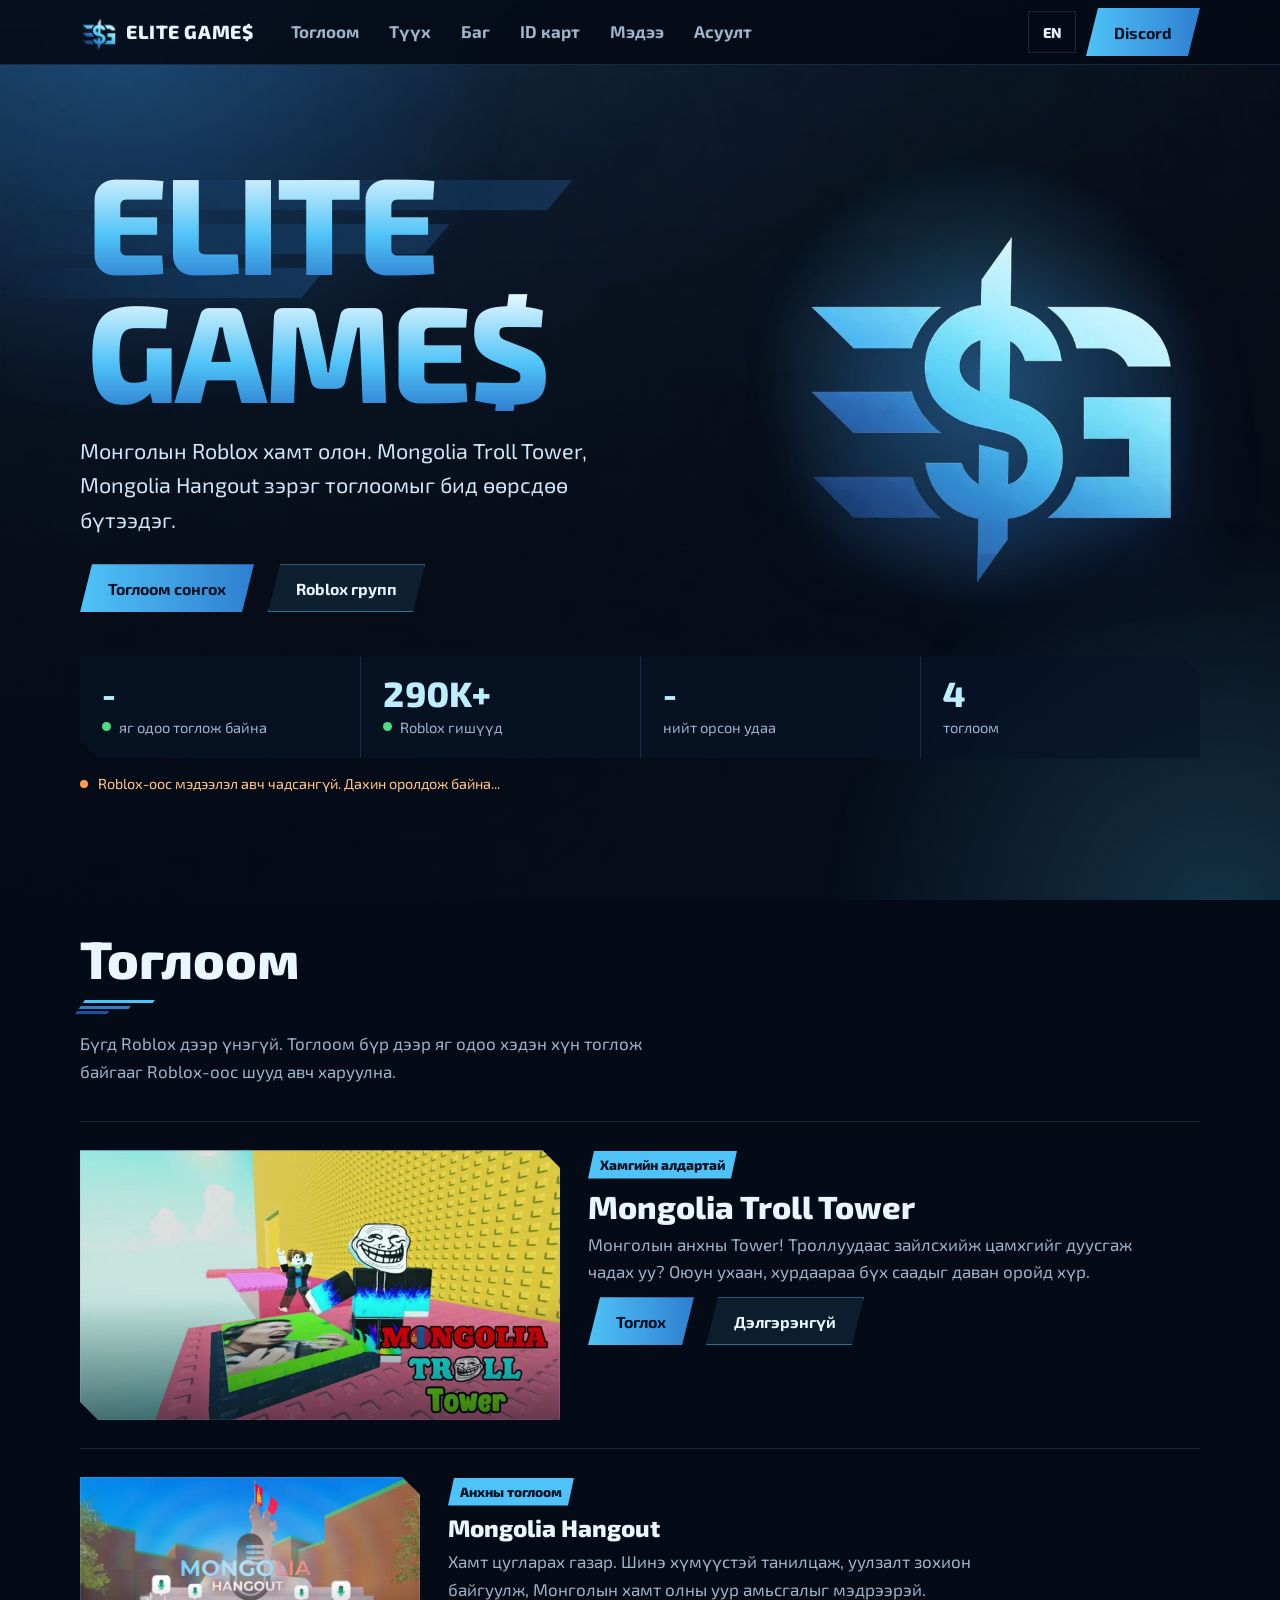
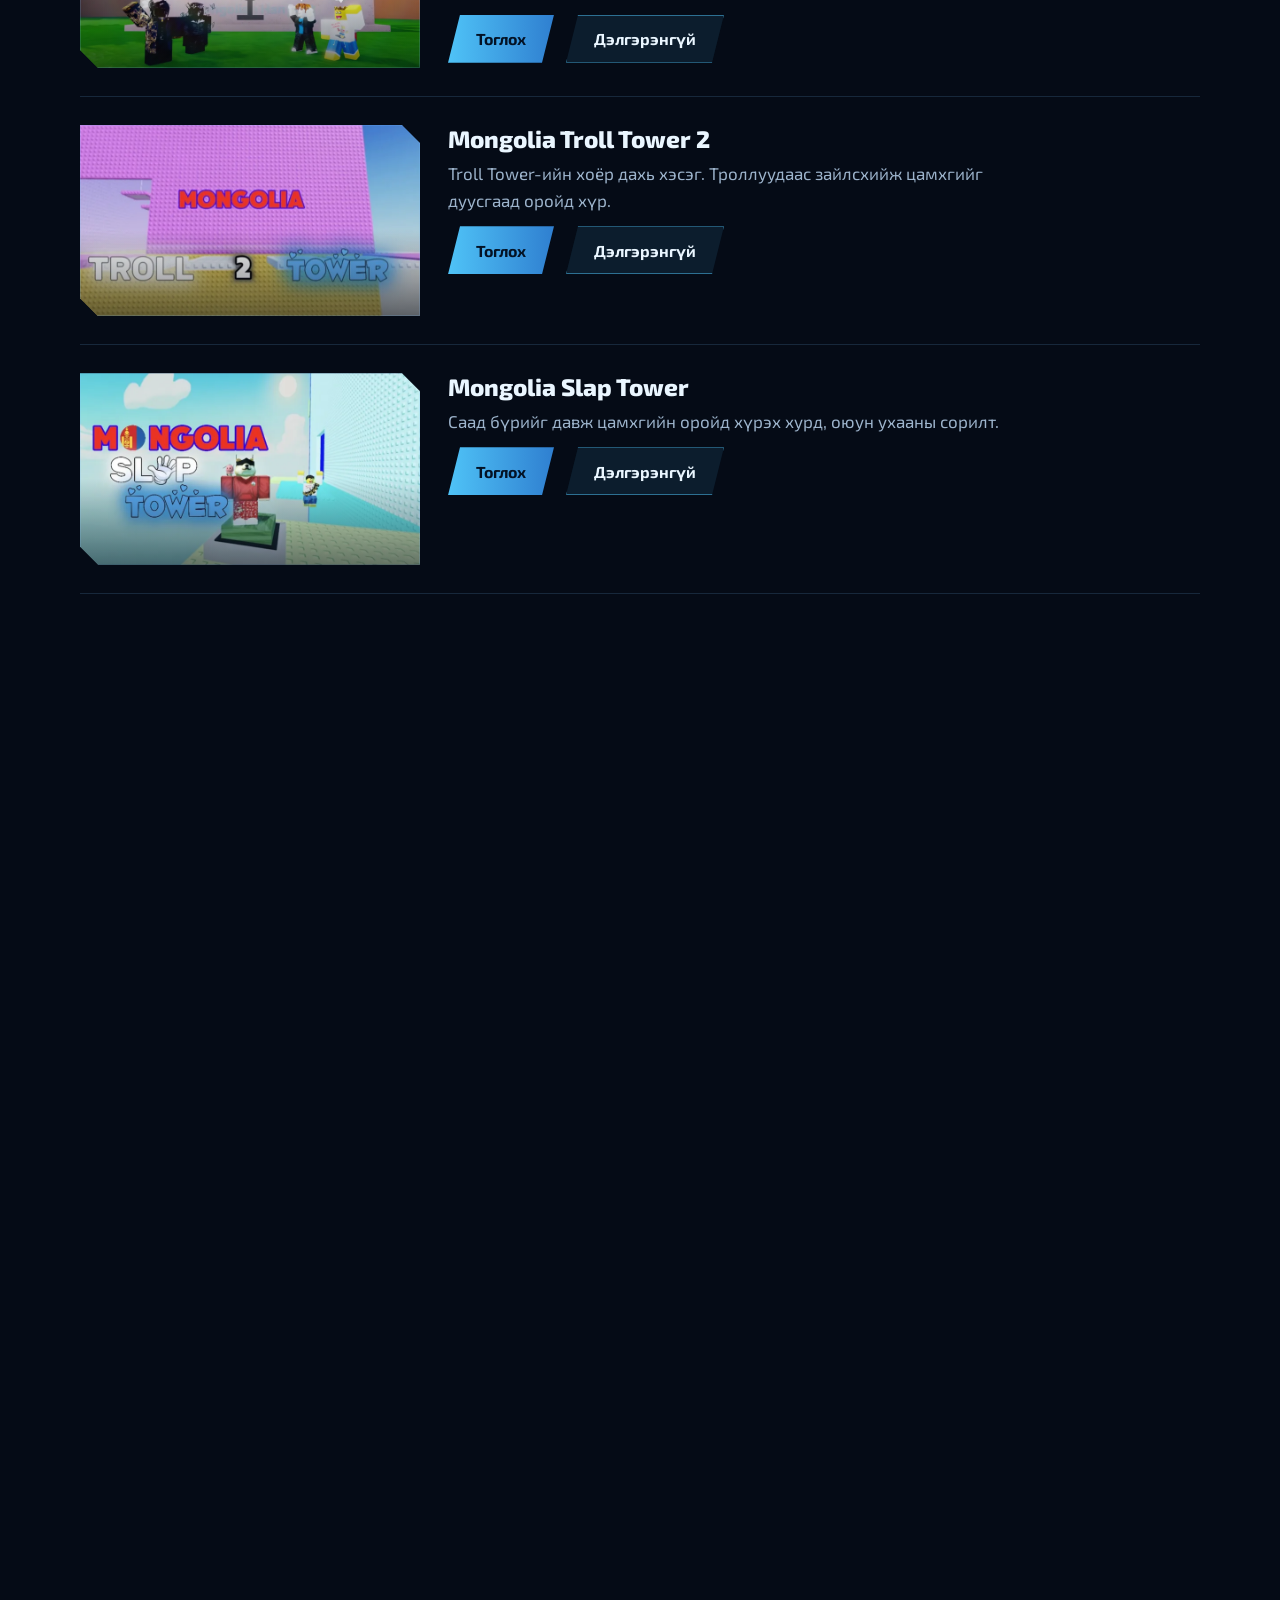
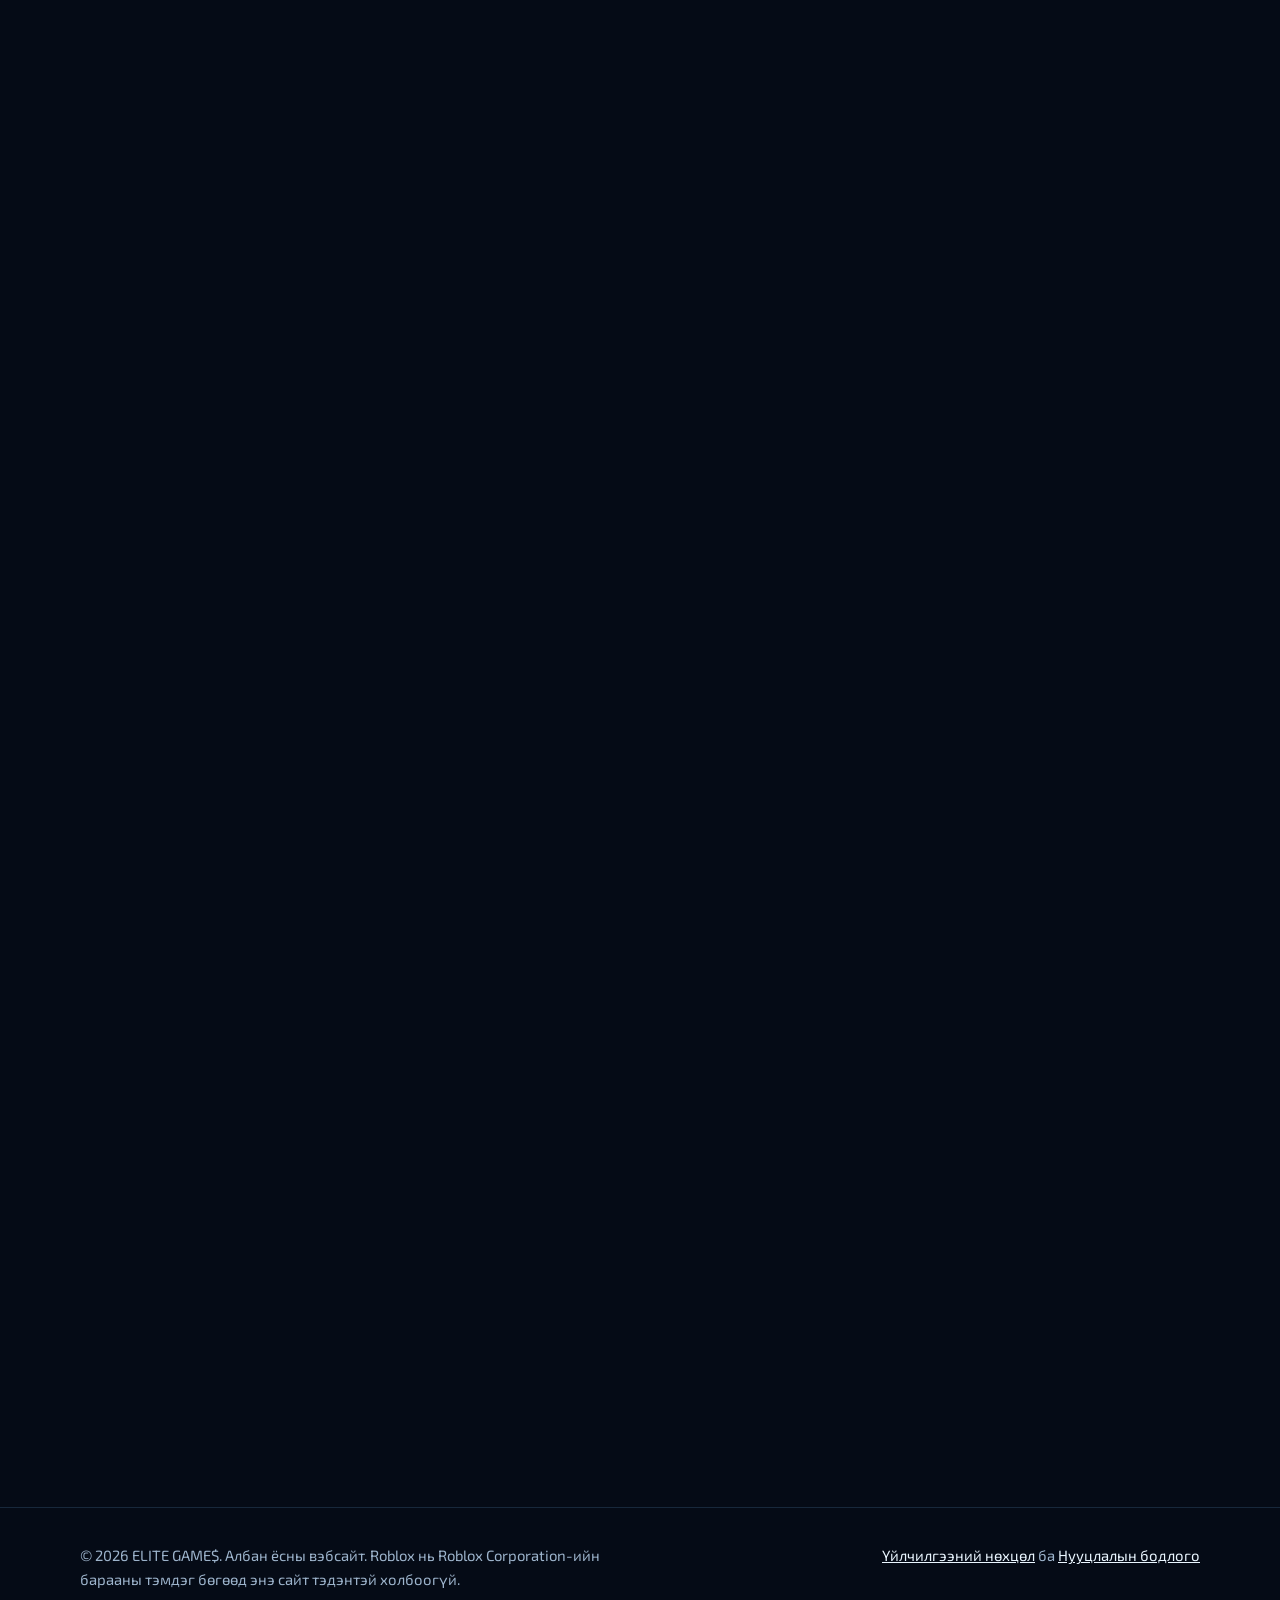
<file: index.html>
<!DOCTYPE html>
<html lang="mn" data-root="" data-uids="7606658236,8509544802,7883093131,7717729199">
<head>
<meta charset="utf-8">
<meta name="viewport" content="width=device-width,initial-scale=1,viewport-fit=cover">
<script>document.documentElement.className='js'</script>
<title>ELITE GAME$ | Монголын Roblox хамт олон, Mongolia Troll Tower</title>
<meta name="description" content="ELITE GAME$ (ELITE GAMES) нь Монголын Roblox хамт олон. Mongolia Troll Tower, Mongolia Hangout тоглоомын албан ёсны сайт: тоглогчийн тоо, баг, мэдээ. Үүсгэн байгуулагч eliteBX (DevNamedElite).">
<meta name="robots" content="index,follow,max-image-preview:large">
<meta name="color-scheme" content="dark">
<meta name="theme-color" content="#050b16">
<link rel="canonical" href="https://eegs.blog/">
<meta property="og:type" content="website">
<meta property="og:site_name" content="ELITE GAME$">
<meta property="og:locale" content="mn_MN">
<meta property="og:url" content="https://eegs.blog/">
<meta property="og:title" content="ELITE GAME$ | Монголын Roblox хамт олон, Mongolia Troll Tower">
<meta property="og:description" content="ELITE GAME$ (ELITE GAMES) нь Монголын Roblox хамт олон. Mongolia Troll Tower, Mongolia Hangout тоглоомын албан ёсны сайт: тоглогчийн тоо, баг, мэдээ. Үүсгэн байгуулагч eliteBX (DevNamedElite).">
<meta property="og:image" content="https://eegs.blog/assets/img/og-image.png">
<meta property="og:image:width" content="1200">
<meta property="og:image:height" content="630">
<meta name="twitter:card" content="summary_large_image">
<meta name="twitter:image" content="https://eegs.blog/assets/img/og-image.png">
<link rel="manifest" href="manifest.webmanifest">
<link rel="icon" type="image/png" sizes="32x32" href="assets/img/favicon-32.png">
<link rel="apple-touch-icon" href="assets/img/apple-touch-icon.png">
<link rel="preconnect" href="https://fonts.googleapis.com">
<link rel="preconnect" href="https://fonts.gstatic.com" crossorigin>
<link rel="preconnect" href="https://eegs.e05729613.workers.dev" crossorigin>
<link href="https://fonts.googleapis.com/css2?family=Exo+2:wght@400;700;800&display=swap" rel="stylesheet">
<script type="application/ld+json">{"@context": "https://schema.org", "@graph": [{"@type": "WebSite", "@id": "https://eegs.blog/#site", "url": "https://eegs.blog/", "name": "ELITE GAME$", "alternateName": ["ELITE GAMES", "Elite Game$"], "inLanguage": "mn", "publisher": {"@id": "https://eegs.blog/#org"}}, {"@type": "Organization", "@id": "https://eegs.blog/#org", "name": "ELITE GAME$", "alternateName": ["ELITE GAMES", "ELITE GAME"], "url": "https://eegs.blog/", "logo": "https://eegs.blog/assets/img/icon-512.png", "foundingDate": "2025", "description": "Монголын Roblox хамт олон. Mongolia Troll Tower, Mongolia Hangout зэрэг тоглоомыг бүтээдэг баг.", "founder": {"@id": "https://eegs.blog/#elitebx"}, "member": [{"@id": "https://eegs.blog/#elitebx"}, {"@type": "Person", "name": "RobloxMongolia", "jobTitle": "CFO"}, {"@type": "Person", "name": "Trust_me369", "jobTitle": "Developer"}, {"@type": "Person", "name": "enxv4", "jobTitle": "Environment Artist & Developer"}, {"@type": "Person", "name": "ihmuukin87", "jobTitle": "Modeler, Map Builder & Developer"}, {"@type": "Person", "name": "1imin6", "jobTitle": "Animator & Developer"}], "sameAs": ["https://www.roblox.com/communities/35654822/ELITE-GAME", "https://discord.gg/s7nmDDhu8E", "https://www.tiktok.com/@devnamedelite"]}, {"@type": "Person", "@id": "https://eegs.blog/#elitebx", "name": "eliteBX", "alternateName": ["DevNamedElite", "DEVNAMEDELITE"], "jobTitle": "CEO & Founder", "worksFor": {"@id": "https://eegs.blog/#org"}}, {"@type": "VideoGame", "name": "Mongolia Troll Tower", "url": "https://eegs.blog/mtt/", "image": "https://eegs.blog/assets/img/troll-tower.webp", "gamePlatform": "Roblox", "publisher": {"@id": "https://eegs.blog/#org"}}, {"@type": "VideoGame", "name": "Mongolia Hangout", "url": "https://eegs.blog/mh/", "image": "https://eegs.blog/assets/img/hangout.webp", "gamePlatform": "Roblox", "publisher": {"@id": "https://eegs.blog/#org"}}, {"@type": "VideoGame", "name": "Mongolia Troll Tower 2", "url": "https://eegs.blog/mtt2/", "image": "https://eegs.blog/assets/img/troll-tower-2.webp", "gamePlatform": "Roblox", "publisher": {"@id": "https://eegs.blog/#org"}}, {"@type": "VideoGame", "name": "Mongolia Slap Tower", "url": "https://eegs.blog/mst/", "image": "https://eegs.blog/assets/img/slap-tower.webp", "gamePlatform": "Roblox", "publisher": {"@id": "https://eegs.blog/#org"}}]}</script>
<link rel="stylesheet" href="assets/app.css?v=20261115b">
</head>
<body>
<a class="skip" href="#main">Үндсэн хэсэг рүү шилжих</a>
<div class="bgfx" aria-hidden="true"><i></i><i></i></div>
<header class="top"><div class="wrap bar"><a class="brand" href="#top" aria-label="ELITE GAME$ нүүр хуудас"><img src="assets/img/logo-mark.webp" width="36" height="37" alt="">ELITE GAME$</a>
<nav aria-label="Үндсэн цэс"><a href="#games">Тоглоом</a><a href="#story">Түүх</a><a href="#team">Баг</a><a href="#card">ID карт</a><a href="#news">Мэдээ</a><a href="#faq">Асуулт</a></nav>
<div class="hr"><button class="lang" id="lang" type="button" data-nt>EN</button><a class="btn pri" href="https://discord.gg/s7nmDDhu8E" target="_blank" rel="noopener">Discord</a></div></div></header>
<main id="main">
<section class="hero" id="top"><div class="bars" aria-hidden="true"><i></i><i></i><i></i></div>
<div class="wrap"><div class="hero-grid">
<div>
<h1><span class="ln"><span>Elite</span></span>
<span class="ln"><span>Game$</span></span></h1>
<p class="hero-lead">Монголын Roblox хамт олон. Mongolia Troll Tower, Mongolia Hangout зэрэг тоглоомыг бид өөрсдөө бүтээдэг.</p>
<div class="actions"><a class="btn pri" href="#games">Тоглоом сонгох</a><a class="btn" href="https://www.roblox.com/communities/35654822/ELITE-GAME" target="_blank" rel="noopener">Roblox групп</a></div>
</div>
<div class="emblem"><img src="assets/img/logo-mark.webp" width="614" height="640" alt="ELITE GAME$ лого" fetchpriority="high"></div>
</div>
<ul class="stats">
<li><b id="sp">-</b><span class="on-dot">яг одоо тоглож байна</span></li>
<li><b id="sm">290K+</b><span class="on-dot">Roblox гишүүд</span></li>
<li><b id="sv">-</b><span>нийт орсон удаа</span></li>
<li><b>4</b><span>тоглоом</span></li>
</ul>
<p class="lst" id="lst" role="status"><i aria-hidden="true"></i><span id="lsm">Roblox-оос мэдээлэл авч байна...</span></p></div></section>

<section class="sec" id="games"><div class="wrap">
<h2 class="rv">Тоглоом</h2>
<p class="intro rv sel">Бүгд Roblox дээр үнэгүй. Тоглоом бүр дээр яг одоо хэдэн хүн тоглож байгааг Roblox-оос шууд авч харуулна.</p>
<ul class="games">
<li class="game big rv" data-p="88290581472538"><div class="shot"><img src="assets/img/troll-tower.webp" width="768" height="432" alt="Mongolia Troll Tower тоглоомын зураг" loading="lazy" decoding="async"><span class="pill" hidden><i aria-hidden="true"></i><b class="pl">0</b> <span>онлайн</span></span></div><div class="gb"><span class="tag">Хамгийн алдартай</span><h3>Mongolia Troll Tower</h3><p class="sel">Монголын анхны Tower! Троллуудаас зайлсхийж цамхгийг дуусгаж чадах уу? Оюун ухаан, хурдаараа бүх саадыг даван оройд хүр.</p><p class="lv" hidden><span><b class="pl">0</b> <span>тоглож байна</span></span><span><b class="vs">-</b> <span>удаа орсон</span></span><span><b class="fv">-</b> <span>дуртай</span></span></p><div class="row"><a class="btn pri" href="https://www.roblox.com/games/88290581472538/Mongolia-Troll-Tower" target="_blank" rel="noopener" aria-label="Mongolia Troll Tower тоглох">Тоглох</a><a class="btn" href="mtt/" aria-label="Mongolia Troll Tower дэлгэрэнгүй">Дэлгэрэнгүй</a></div></div></li>
<li class="game rv" data-p="131034880555553"><div class="shot"><img src="assets/img/hangout.webp" width="768" height="432" alt="Mongolia Hangout тоглоомын зураг" loading="lazy" decoding="async"><span class="pill" hidden><i aria-hidden="true"></i><b class="pl">0</b> <span>онлайн</span></span></div><div class="gb"><span class="tag">Анхны тоглоом</span><h3>Mongolia Hangout</h3><p class="sel">Хамт цугларах газар. Шинэ хүмүүстэй танилцаж, уулзалт зохион байгуулж, Монголын хамт олны уур амьсгалыг мэдрээрэй.</p><p class="lv" hidden><span><b class="pl">0</b> <span>тоглож байна</span></span><span><b class="vs">-</b> <span>удаа орсон</span></span><span><b class="fv">-</b> <span>дуртай</span></span></p><div class="row"><a class="btn pri" href="https://www.roblox.com/games/131034880555553/Mongolia-Hangout" target="_blank" rel="noopener" aria-label="Mongolia Hangout тоглох">Тоглох</a><a class="btn" href="mh/" aria-label="Mongolia Hangout дэлгэрэнгүй">Дэлгэрэнгүй</a></div></div></li><li class="game rv" data-p="131704942195149"><div class="shot"><img src="assets/img/troll-tower-2.webp" width="768" height="432" alt="Mongolia Troll Tower 2 тоглоомын зураг" loading="lazy" decoding="async"><span class="pill" hidden><i aria-hidden="true"></i><b class="pl">0</b> <span>онлайн</span></span></div><div class="gb"><h3>Mongolia Troll Tower 2</h3><p class="sel">Troll Tower-ийн хоёр дахь хэсэг. Троллуудаас зайлсхийж цамхгийг дуусгаад оройд хүр.</p><p class="lv" hidden><span><b class="pl">0</b> <span>тоглож байна</span></span><span><b class="vs">-</b> <span>удаа орсон</span></span><span><b class="fv">-</b> <span>дуртай</span></span></p><div class="row"><a class="btn pri" href="https://www.roblox.com/games/131704942195149/Mongolia-Troll-Tower-2" target="_blank" rel="noopener" aria-label="Mongolia Troll Tower 2 тоглох">Тоглох</a><a class="btn" href="mtt2/" aria-label="Mongolia Troll Tower 2 дэлгэрэнгүй">Дэлгэрэнгүй</a></div></div></li><li class="game rv" data-p="126247610208410"><div class="shot"><img src="assets/img/slap-tower.webp" width="768" height="432" alt="Mongolia Slap Tower тоглоомын зураг" loading="lazy" decoding="async"><span class="pill" hidden><i aria-hidden="true"></i><b class="pl">0</b> <span>онлайн</span></span></div><div class="gb"><h3>Mongolia Slap Tower</h3><p class="sel">Саад бүрийг давж цамхгийн оройд хүрэх хурд, оюун ухааны сорилт.</p><p class="lv" hidden><span><b class="pl">0</b> <span>тоглож байна</span></span><span><b class="vs">-</b> <span>удаа орсон</span></span><span><b class="fv">-</b> <span>дуртай</span></span></p><div class="row"><a class="btn pri" href="https://www.roblox.com/games/126247610208410/Mongolia-Slap-Tower" target="_blank" rel="noopener" aria-label="Mongolia Slap Tower тоглох">Тоглох</a><a class="btn" href="mst/" aria-label="Mongolia Slap Tower дэлгэрэнгүй">Дэлгэрэнгүй</a></div></div></li>
</ul></div></section>

<section class="sec" id="story"><div class="wrap">
<h2 class="rv">Бидний түүх</h2>
<div class="story">
<div class="sel rv story-intro"><p>ELITE GAME$ нэг хүний хүсэл сонирхлоос эхэлсэн. Үүсгэн байгуулагч eliteBX хэдэн жилийн турш өөрийн хувийн аккаунтууд дээр тоглоом хийж, алдаа, бүтэлгүйтлээсээ суралцсаар ирсэн.</p>
<p>2025 онд тэрээр багаа бүрдүүлж, ELITE GAME$-ийг албан ёсоор нээсэн. Одоо бид Монголын тоглогчдод зориулсан тоглоомуудыг хамтдаа бүтээж байна.</p></div>
<ol class="tl">
<li class="rv"><b>2022 оны 12 сар</b><strong>Hero Tycoon</strong><span>eliteBX ахынхаа компьютер дээр, өөрийн хувийн Elite_Erhembayr аккаунтаар Roblox Models ашиглан анхны тоглоом болох Hero Tycoon-ийг хийж эхэлсэн. Скрипт бичих туршлага бага байсан тул алдаа их гардаг байв.</span></li>
<li class="rv"><b>2023 он</b><strong>World War</strong><span>FRZ_EZ46 нэртэй шинэ аккаунт нээж, мөн л Roblox Free Models ашиглан World War тоглоомыг хийсэн.</span></li>
<li class="rv"><b>2024 он</b><strong>Mongolian Empire History</strong><span>Mongolian Empire History нэртэй тоглоом хийхээр эхэлсэн ч бүтэлгүйтэж, дуусгаж чадаагүй.</span></li>
<li class="rv"><b>2025 он</b><strong>ELITE GAME$ нээгдсэн</strong><span>ELITE GAME$ нэрээр багтайгаа албан ёсоор нээгдсэн. Энэ нэрээр гарсан анхны тоглоом нь Mongolia Hangout.</span></li>
<li class="rv"><b>Өнөөдөр</b><strong>Mongolia Troll Tower</strong><span>Mongolia Troll Tower бидний хамгийн алдартай тоглоом болж, Roblox дээрх хамт олон маань өссөөр байна.</span></li>
<li class="rv plan"><b>2027 он</b><span class="tag">Төлөвлөгөө</span><strong>Том шинэчлэлт</strong><span>Бүх тоглоомдоо томоохон шинэчлэлт хийхээр төлөвлөж байна.</span></li>
</ol></div></div></section>

<section class="sec" id="team"><div class="wrap">
<h2 class="rv">Манай баг</h2>
<p class="intro rv sel">ELITE GAME$-ийн тоглоомуудыг бүтээж, хамт олныг удирддаг хүмүүс.</p>
<ul class="team"><li class="m lead rv"><span class="av" data-uid="3601979038" aria-hidden="true">E</span><div><h3><a href="https://www.roblox.com/users/3601979038/profile" target="_blank" rel="noopener">eliteBX</a></h3><p>CEO &amp; Founder</p><small>Өмнөх нэр: DevNamedElite</small></div></li><li class="m rv"><span class="av" data-uid="590855591" aria-hidden="true">R</span><div><h3><a href="https://www.roblox.com/users/590855591/profile" target="_blank" rel="noopener">RobloxMongolia</a></h3><p>CFO</p></div></li><li class="m rv"><span class="av" data-uid="7259515579" aria-hidden="true">T</span><div><h3><a href="https://www.roblox.com/users/7259515579/profile" target="_blank" rel="noopener">Trust_me369</a></h3><p>Developer</p></div></li><li class="m rv"><span class="av" data-uid="928064574" aria-hidden="true">E</span><div><h3><a href="https://www.roblox.com/users/928064574/profile" target="_blank" rel="noopener">enxv4</a></h3><p>Environment Artist &amp; Developer</p></div></li><li class="m rv"><span class="av" data-uid="5673840754" aria-hidden="true">I</span><div><h3><a href="https://www.roblox.com/users/5673840754/profile" target="_blank" rel="noopener">ihmuukin87</a></h3><p>Modeler, Map Builder &amp; Developer</p></div></li><li class="m rv"><span class="av" data-uid="4327608043" aria-hidden="true">1</span><div><h3><a href="https://www.roblox.com/users/4327608043/profile" target="_blank" rel="noopener">1imin6</a></h3><p>Animator &amp; Developer</p></div></li></ul></div></section>

<section class="sec" id="card"><div class="wrap">
<h2 class="rv">Гишүүний карт</h2>
<p class="intro rv sel">Roblox нэрээ бичээд өөрийн ELITE GAME$ картаа үүсгээрэй. Татаж аваад найзуудтайгаа хуваалцаарай.</p>
<form class="idf rv" id="idf" novalidate><input id="idn" type="text" maxlength="21" autocomplete="off" autocapitalize="off" autocorrect="off" spellcheck="false" enterkeyhint="go" placeholder="Roblox нэр" aria-label="Roblox нэр"><button class="btn pri" type="submit">Карт үүсгэх</button></form>
<p class="idst" id="ids" role="status" aria-live="polite"></p>
<div class="idout" id="ido" hidden><canvas id="idc" width="1000" height="560" role="img" aria-label="ELITE GAME$ card"></canvas>
<div class="row"><button class="btn pri" id="idsave" type="button">PNG татах</button><button class="btn" id="idshare" type="button" hidden>Хуваалцах</button></div></div>
<p class="mut sel note">Зөвхөн Roblox дээрх нийтэд ил мэдээллийг ашиглана. Юу ч хадгалахгүй.</p>
</div></section>

<section class="sec" id="news"><div class="wrap">
<h2 class="rv">Мэдээ</h2>
<p class="intro rv sel">Тоглоомуудын шинэчлэл болон мэдээ энд гарна.</p>
<div id="uw" hidden><h3 class="sub">Сүүлд шинэчлэгдсэн</h3><ul class="ups" id="ul"></ul></div>
<ul class="nl" id="nl"></ul>
<p class="mut sel" id="ne">Одоогоор нэмэлт мэдээ алга. Шинэ мэдээг Discord дээрээс эхэлж харна уу.</p>
</div></section>

<section class="sec" id="faq"><div class="wrap">
<h2 class="rv">Түгээмэл асуулт</h2>
<div class="faq"><details class="rv"><summary>ELITE GAME$ гэж юу вэ?</summary><p class="sel">Монголын Roblox хамт олон. Roblox дээр 290K гаруй гишүүнтэй, Mongolia Troll Tower, Mongolia Hangout зэрэг тоглоомыг өөрсдөө бүтээдэг. Roblox дээр "ELITE GAME$" гэж хайвал олно.</p></details><details class="rv"><summary>eliteBX болон DevNamedElite хоёр хэн бэ?</summary><p class="sel">Нэг хүн. eliteBX нь ELITE GAME$-ийн CEO, үүсгэн байгуулагч бөгөөд өмнөх Roblox нэр нь DevNamedElite. TikTok хаяг нь @devnamedelite.</p></details><details class="rv"><summary>Mongolia Troll Tower-ийг хаанаас тоглох вэ?</summary><p class="sel">Roblox дээр. "Тоглоом" хэсгээс "Тоглох" товчийг дарна. Утас болон компьютер дээр Roblox апп эсвэл Roblox Player хэрэгтэй.</p></details><details class="rv"><summary>Хамт олонд хэрхэн нэгдэх вэ? Төлбөртэй юу?</summary><p class="sel">Төлбөргүй. Roblox дээрх групп руу орж Join дарна, мөн Discord сервер рүү нэгдэж болно.</p></details><details class="rv"><summary>Тоглоомуудыг хэн бүтээдэг вэ?</summary><p class="sel">"Манай баг" хэсэгт нэрлэсэн хүмүүс: хөгжүүлэгч, орчны зураач, загвар болон газрын зураг бүтээгч, animator.</p></details><details class="rv"><summary>Энэ сайт албан ёсных уу? Roblox-той холбоотой юу?</summary><p class="sel">Энэ нь ELITE GAME$-ийн албан ёсны сайт. Харин Roblox Corporation-тэй холбоогүй бөгөөд Roblox нь тэдний барааны тэмдэг.</p></details></div></div></section>

<section class="sec" id="join"><div class="wrap">
<h2 class="rv">Нэгдэх</h2>
<p class="intro rv sel">Шинэчлэл, эвент, тоглоомын найзууд нэг дор.</p>
<ul class="join">
<li class="rv"><a href="https://discord.gg/s7nmDDhu8E" target="_blank" rel="noopener"><b>Discord</b><span>Сервер рүү орж хөгжүүлэгч, тоглогчидтой чатлаарай</span></a></li>
<li class="rv"><a href="https://www.tiktok.com/@devnamedelite" target="_blank" rel="noopener"><b>TikTok</b><span>@devnamedelite</span></a></li>
<li class="rv"><a href="https://www.roblox.com/communities/35654822/ELITE-GAME" target="_blank" rel="noopener"><b>Roblox групп</b><span>Группын ID 35654822</span></a></li>
</ul></div></section>
</main>
<footer><div class="wrap"><p>© 2026 ELITE GAME$. Албан ёсны вэбсайт. Roblox нь Roblox Corporation-ийн барааны тэмдэг бөгөөд энэ сайт тэдэнтэй холбоогүй.</p>
<p><a href="terms/">Үйлчилгээний нөхцөл</a> ба <a href="privacy/">Нууцлалын бодлого</a></p></div></footer>
<script src="assets/en.js?v=20261115b"></script>
<script src="assets/app.js?v=20261115b"></script>
</body>
</html>
</file>
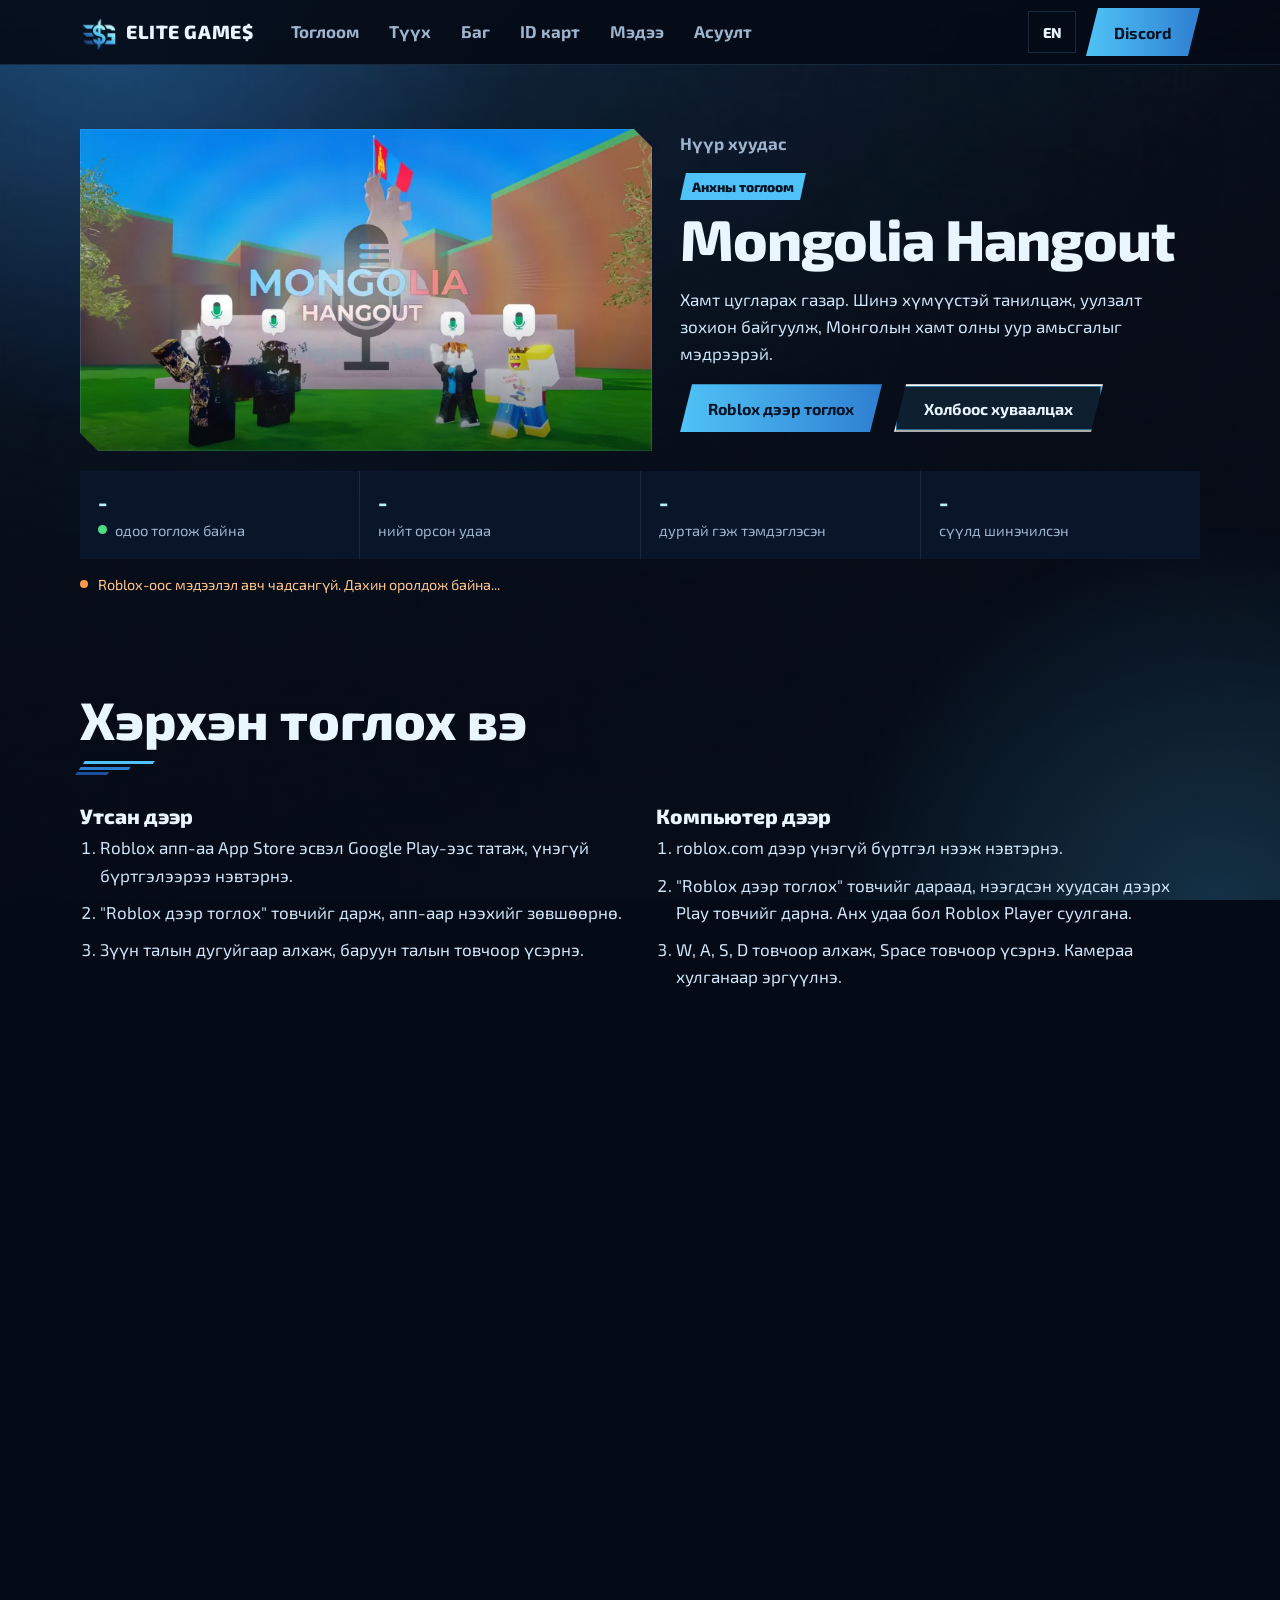
<file: mh/index.html>
<!DOCTYPE html>
<html lang="mn" data-root="../" data-uids="7606658236,8509544802,7883093131,7717729199">
<head>
<meta charset="utf-8">
<meta name="viewport" content="width=device-width,initial-scale=1,viewport-fit=cover">
<script>document.documentElement.className='js'</script>
<title>Mongolia Hangout | Roblox тоглоом | ELITE GAME$</title>
<meta name="description" content="Mongolia Hangout - ELITE GAME$-ийн Roblox тоглоом. Хамт цугларах газар. Шинэ хүмүүстэй танилцаж, уулзалт зохион байгуулж, Монголын хамт олны">
<meta name="robots" content="index,follow,max-image-preview:large">
<meta name="color-scheme" content="dark">
<meta name="theme-color" content="#050b16">
<link rel="canonical" href="https://eegs.blog/mh/">
<meta property="og:type" content="website">
<meta property="og:site_name" content="ELITE GAME$">
<meta property="og:locale" content="mn_MN">
<meta property="og:url" content="https://eegs.blog/mh/">
<meta property="og:title" content="Mongolia Hangout | Roblox тоглоом | ELITE GAME$">
<meta property="og:description" content="Mongolia Hangout - ELITE GAME$-ийн Roblox тоглоом. Хамт цугларах газар. Шинэ хүмүүстэй танилцаж, уулзалт зохион байгуулж, Монголын хамт олны">
<meta property="og:image" content="https://eegs.blog/assets/img/og-image.png">
<meta property="og:image:width" content="1200">
<meta property="og:image:height" content="630">
<meta name="twitter:card" content="summary_large_image">
<meta name="twitter:image" content="https://eegs.blog/assets/img/og-image.png">
<link rel="manifest" href="../manifest.webmanifest">
<link rel="icon" type="image/png" sizes="32x32" href="../assets/img/favicon-32.png">
<link rel="apple-touch-icon" href="../assets/img/apple-touch-icon.png">
<link rel="preconnect" href="https://fonts.googleapis.com">
<link rel="preconnect" href="https://fonts.gstatic.com" crossorigin>
<link rel="preconnect" href="https://eegs.e05729613.workers.dev" crossorigin>
<link href="https://fonts.googleapis.com/css2?family=Exo+2:wght@400;700;800&display=swap" rel="stylesheet">
<script type="application/ld+json">{"@context": "https://schema.org", "@graph": [{"@type": "WebSite", "@id": "https://eegs.blog/#site", "url": "https://eegs.blog/", "name": "ELITE GAME$", "alternateName": ["ELITE GAMES", "Elite Game$"], "inLanguage": "mn", "publisher": {"@id": "https://eegs.blog/#org"}}, {"@type": "Organization", "@id": "https://eegs.blog/#org", "name": "ELITE GAME$", "alternateName": ["ELITE GAMES", "ELITE GAME"], "url": "https://eegs.blog/", "logo": "https://eegs.blog/assets/img/icon-512.png", "foundingDate": "2025", "description": "Монголын Roblox хамт олон. Mongolia Troll Tower, Mongolia Hangout зэрэг тоглоомыг бүтээдэг баг.", "founder": {"@id": "https://eegs.blog/#elitebx"}, "member": [{"@id": "https://eegs.blog/#elitebx"}, {"@type": "Person", "name": "RobloxMongolia", "jobTitle": "CFO"}, {"@type": "Person", "name": "Trust_me369", "jobTitle": "Developer"}, {"@type": "Person", "name": "enxv4", "jobTitle": "Environment Artist & Developer"}, {"@type": "Person", "name": "ihmuukin87", "jobTitle": "Modeler, Map Builder & Developer"}, {"@type": "Person", "name": "1imin6", "jobTitle": "Animator & Developer"}], "sameAs": ["https://www.roblox.com/communities/35654822/ELITE-GAME", "https://discord.gg/s7nmDDhu8E", "https://www.tiktok.com/@devnamedelite"]}, {"@type": "VideoGame", "name": "Mongolia Hangout", "url": "https://eegs.blog/mh/", "description": "Хамт цугларах газар. Шинэ хүмүүстэй танилцаж, уулзалт зохион байгуулж, Монголын хамт олны уур амьсгалыг мэдрээрэй.", "gamePlatform": "Roblox", "inLanguage": "mn", "image": "https://eegs.blog/assets/img/hangout.webp", "publisher": {"@id": "https://eegs.blog/#org"}, "sameAs": ["https://www.roblox.com/games/131034880555553/Mongolia-Hangout"]}, {"@type": "BreadcrumbList", "itemListElement": [{"@type": "ListItem", "position": 1, "name": "ELITE GAME$", "item": "https://eegs.blog/"}, {"@type": "ListItem", "position": 2, "name": "Mongolia Hangout", "item": "https://eegs.blog/mh/"}]}]}</script>
<link rel="stylesheet" href="../assets/app.css?v=20261115b">
</head>
<body>
<a class="skip" href="#main">Үндсэн хэсэг рүү шилжих</a>
<div class="bgfx" aria-hidden="true"><i></i><i></i></div>
<header class="top"><div class="wrap bar"><a class="brand" href="../#top" aria-label="ELITE GAME$ нүүр хуудас"><img src="../assets/img/logo-mark.webp" width="36" height="37" alt="">ELITE GAME$</a>
<nav aria-label="Үндсэн цэс"><a href="../#games">Тоглоом</a><a href="../#story">Түүх</a><a href="../#team">Баг</a><a href="../#card">ID карт</a><a href="../#news">Мэдээ</a><a href="../#faq">Асуулт</a></nav>
<div class="hr"><button class="lang" id="lang" type="button" data-nt>EN</button><a class="btn pri" href="https://discord.gg/s7nmDDhu8E" target="_blank" rel="noopener">Discord</a></div></div></header>
<main id="main" data-page="131034880555553">
<div class="wrap"><div class="gp">
<div class="shot"><img src="../assets/img/hangout.webp" width="768" height="432" alt="Mongolia Hangout тоглоомын зураг" fetchpriority="high" decoding="async"><span class="pill" hidden><i aria-hidden="true"></i><b class="pl">0</b> <span>онлайн</span></span></div>
<div><a class="crumb" href="../">Нүүр хуудас</a><br><span class="tag">Анхны тоглоом</span><h1>Mongolia Hangout</h1><p class="sel">Хамт цугларах газар. Шинэ хүмүүстэй танилцаж, уулзалт зохион байгуулж, Монголын хамт олны уур амьсгалыг мэдрээрэй.</p>
<div class="row"><a class="btn pri" href="https://www.roblox.com/games/131034880555553/Mongolia-Hangout" target="_blank" rel="noopener">Roblox дээр тоглох</a><button class="btn" id="sh" type="button">Холбоос хуваалцах</button></div><p class="mut" id="shn" role="status" aria-live="polite"></p></div></div>
<div class="facts rv"><div><b data-g="playing">-</b><span class="on-dot">одоо тоглож байна</span></div><div><b data-g="visits">-</b><span>нийт орсон удаа</span></div><div><b data-g="fav">-</b><span>дуртай гэж тэмдэглэсэн</span></div><div><b data-g="updated">-</b><span>сүүлд шинэчилсэн</span></div></div>
<p class="lst" id="lst" role="status"><i aria-hidden="true"></i><span id="lsm">Roblox-оос мэдээлэл авч байна...</span></p></div>
<section class="sec"><div class="wrap"><h2 class="rv">Хэрхэн тоглох вэ</h2>
<div class="how sel"><div class="rv"><h3 class="sub">Утсан дээр</h3><ol><li>Roblox апп-аа App Store эсвэл Google Play-ээс татаж, үнэгүй бүртгэлээрээ нэвтэрнэ.</li><li>"Roblox дээр тоглох" товчийг дарж, апп-аар нээхийг зөвшөөрнө.</li><li>Зүүн талын дугуйгаар алхаж, баруун талын товчоор үсэрнэ.</li></ol></div>
<div class="rv"><h3 class="sub">Компьютер дээр</h3><ol><li>roblox.com дээр үнэгүй бүртгэл нээж нэвтэрнэ.</li><li>"Roblox дээр тоглох" товчийг дараад, нээгдсэн хуудсан дээрх Play товчийг дарна. Анх удаа бол Roblox Player суулгана.</li><li>W, A, S, D товчоор алхаж, Space товчоор үсэрнэ. Камераа хулганаар эргүүлнэ.</li></ol></div></div></div></section>
<section class="sec"><div class="wrap"><h2 class="rv">Бусад тоглоом</h2><ul class="rel"><li><a href="../mtt/"><img src="../assets/img/troll-tower.webp" width="768" height="432" alt="" loading="lazy" decoding="async"><b>Mongolia Troll Tower</b></a></li><li><a href="../mtt2/"><img src="../assets/img/troll-tower-2.webp" width="768" height="432" alt="" loading="lazy" decoding="async"><b>Mongolia Troll Tower 2</b></a></li><li><a href="../mst/"><img src="../assets/img/slap-tower.webp" width="768" height="432" alt="" loading="lazy" decoding="async"><b>Mongolia Slap Tower</b></a></li></ul></div></section>
</main>
<footer><div class="wrap"><p>© 2026 ELITE GAME$. Албан ёсны вэбсайт. Roblox нь Roblox Corporation-ийн барааны тэмдэг бөгөөд энэ сайт тэдэнтэй холбоогүй.</p>
<p><a href="../terms/">Үйлчилгээний нөхцөл</a> ба <a href="../privacy/">Нууцлалын бодлого</a></p></div></footer>
<script src="../assets/en.js?v=20261115b"></script>
<script src="../assets/app.js?v=20261115b"></script>
</body>
</html>
</file>
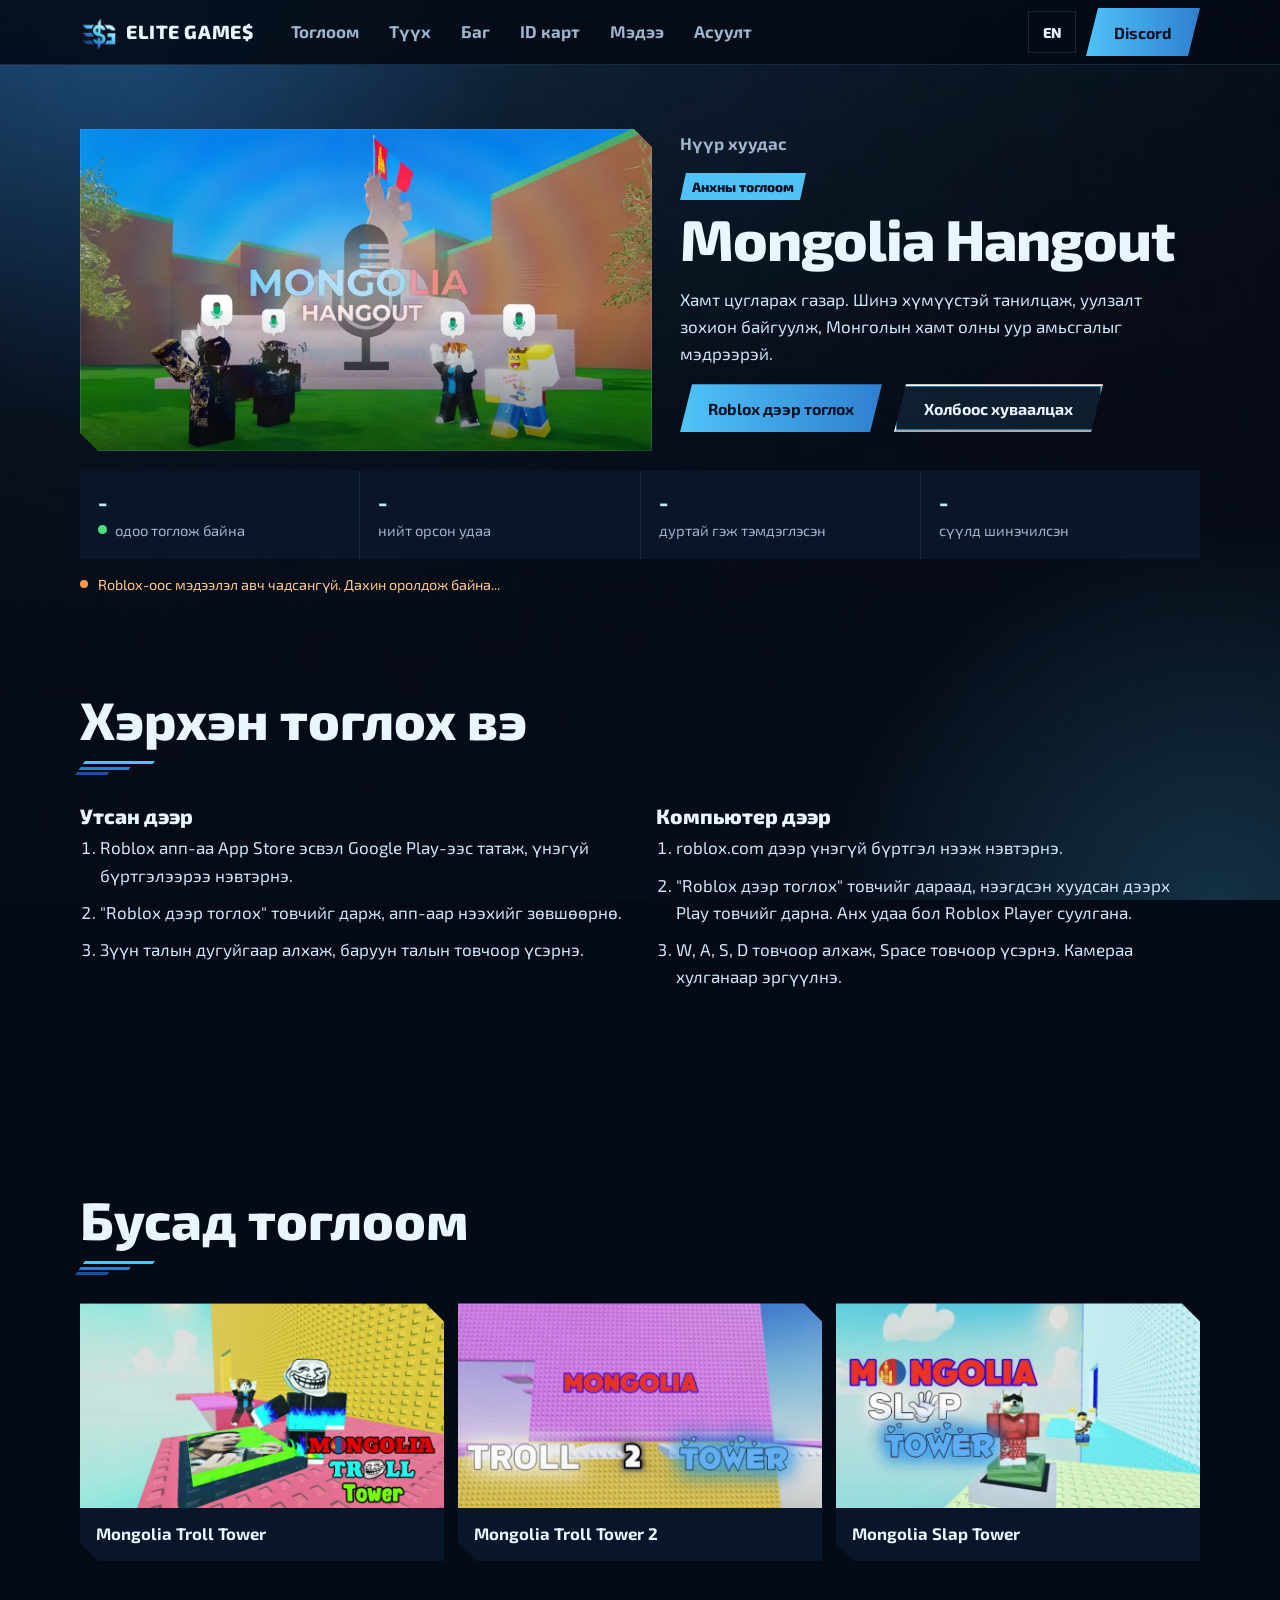
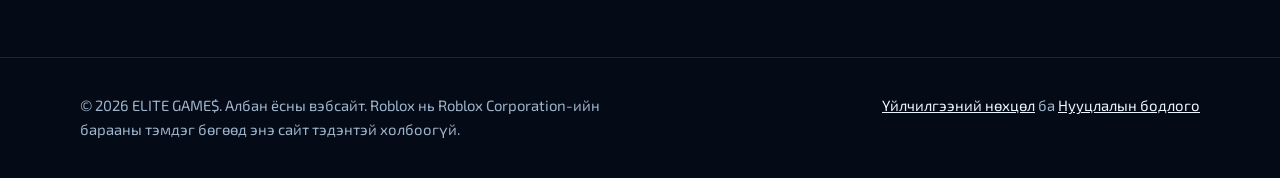
<file: mongolia-hangout/index.html>
<!DOCTYPE html>
<html lang="mn"><head><meta charset="utf-8"><title>Mongolia Hangout | ELITE GAME$</title>
<meta name="robots" content="noindex,follow"><link rel="canonical" href="https://eegs.blog/mh/">
<meta http-equiv="refresh" content="0; url=../mh/">
<script>location.replace("../mh/"+location.search+location.hash)</script></head>
<body><p><a href="../mh/">Mongolia Hangout</a></p></body></html>
</file>
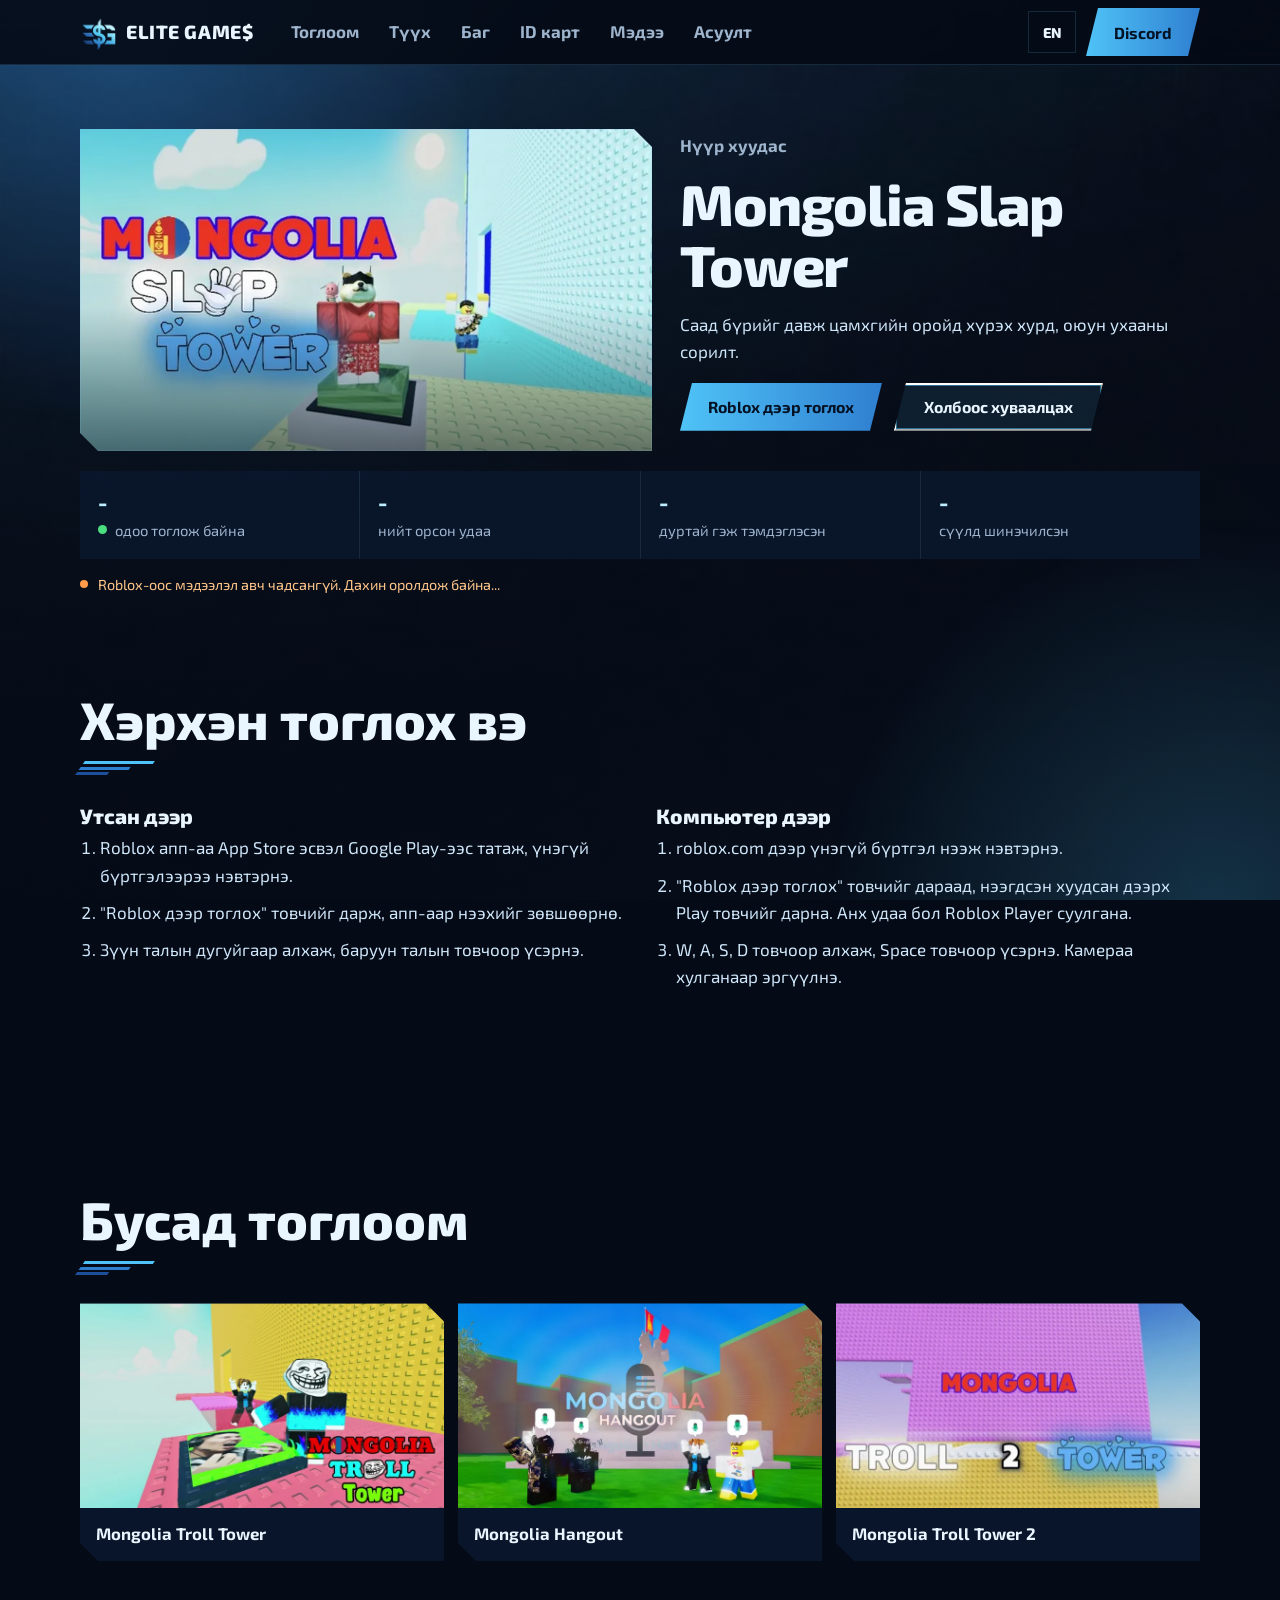
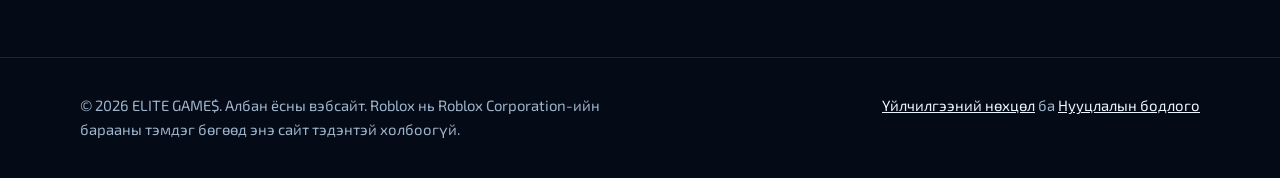
<file: mongolia-slap-tower/index.html>
<!DOCTYPE html>
<html lang="mn"><head><meta charset="utf-8"><title>Mongolia Slap Tower | ELITE GAME$</title>
<meta name="robots" content="noindex,follow"><link rel="canonical" href="https://eegs.blog/mst/">
<meta http-equiv="refresh" content="0; url=../mst/">
<script>location.replace("../mst/"+location.search+location.hash)</script></head>
<body><p><a href="../mst/">Mongolia Slap Tower</a></p></body></html>
</file>
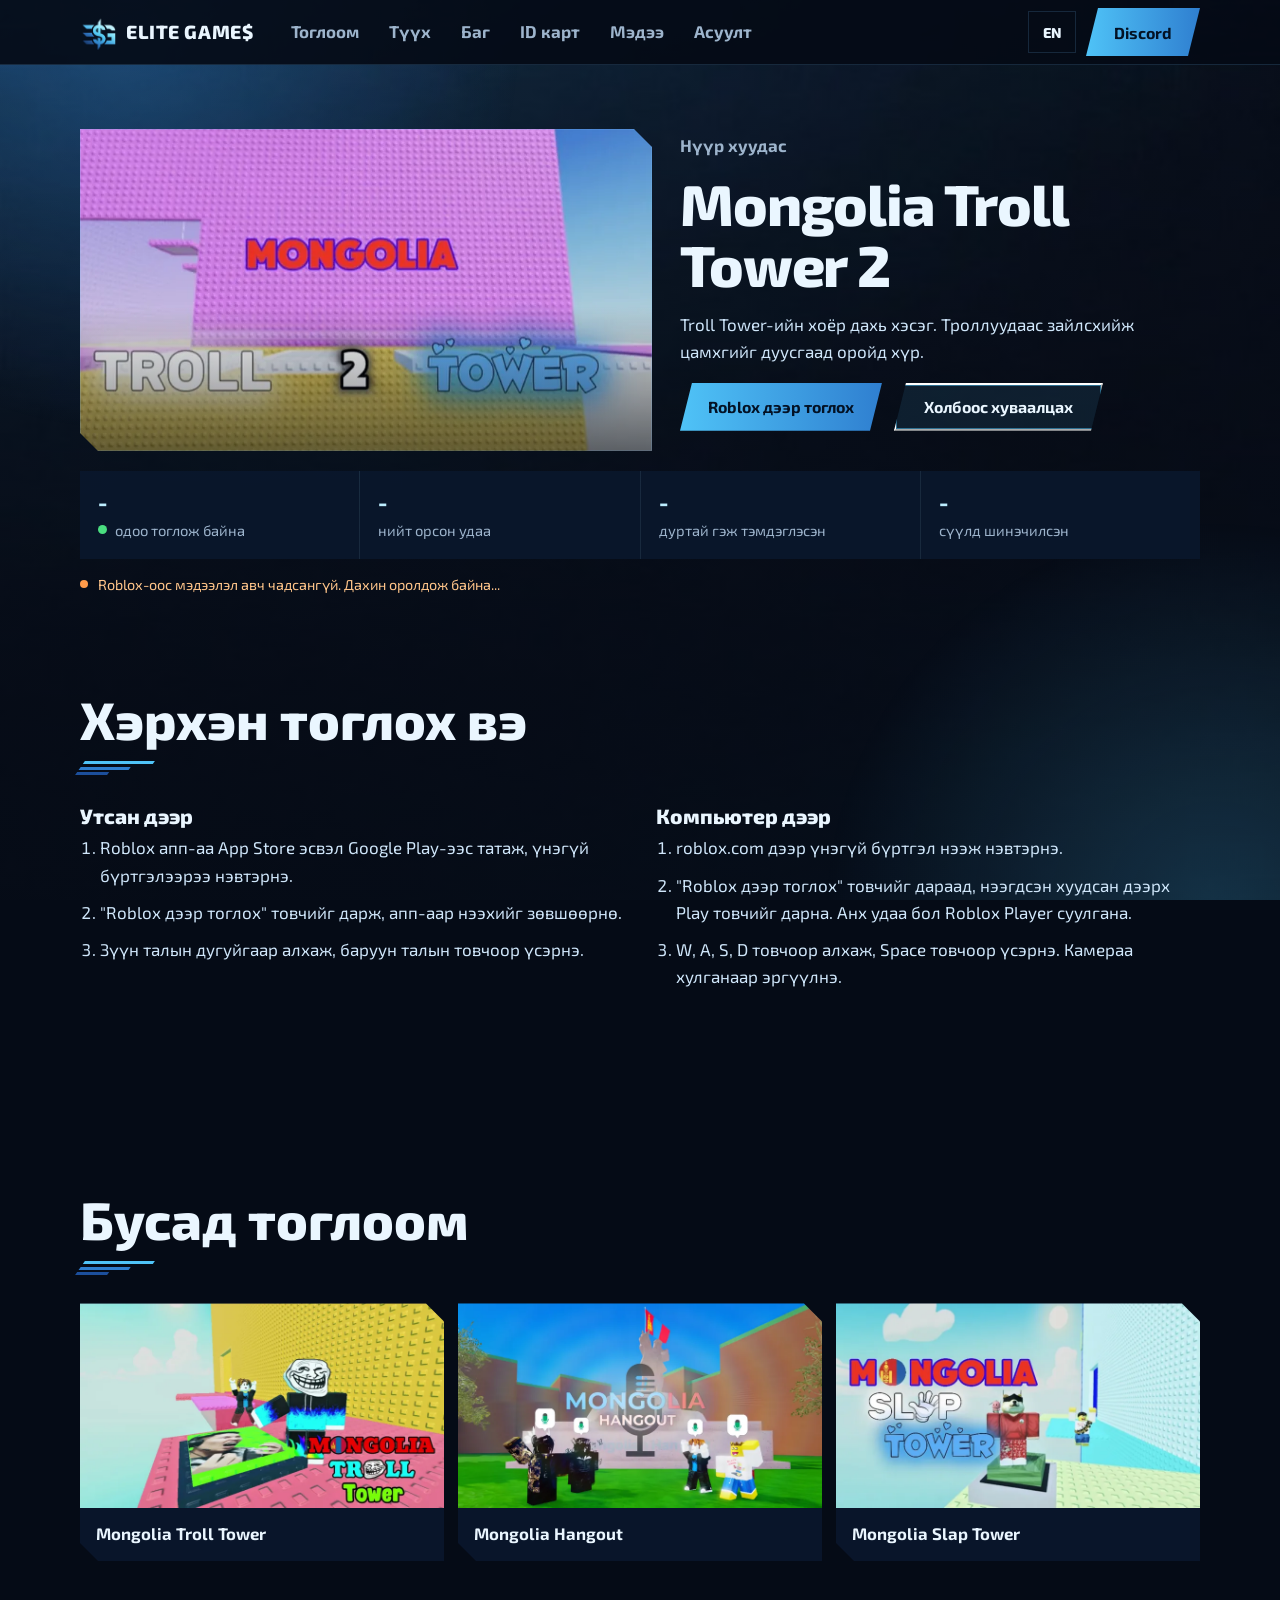
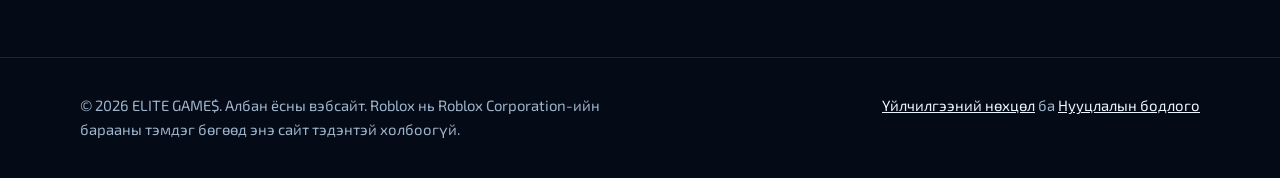
<file: mongolia-troll-tower-2/index.html>
<!DOCTYPE html>
<html lang="mn"><head><meta charset="utf-8"><title>Mongolia Troll Tower 2 | ELITE GAME$</title>
<meta name="robots" content="noindex,follow"><link rel="canonical" href="https://eegs.blog/mtt2/">
<meta http-equiv="refresh" content="0; url=../mtt2/">
<script>location.replace("../mtt2/"+location.search+location.hash)</script></head>
<body><p><a href="../mtt2/">Mongolia Troll Tower 2</a></p></body></html>
</file>
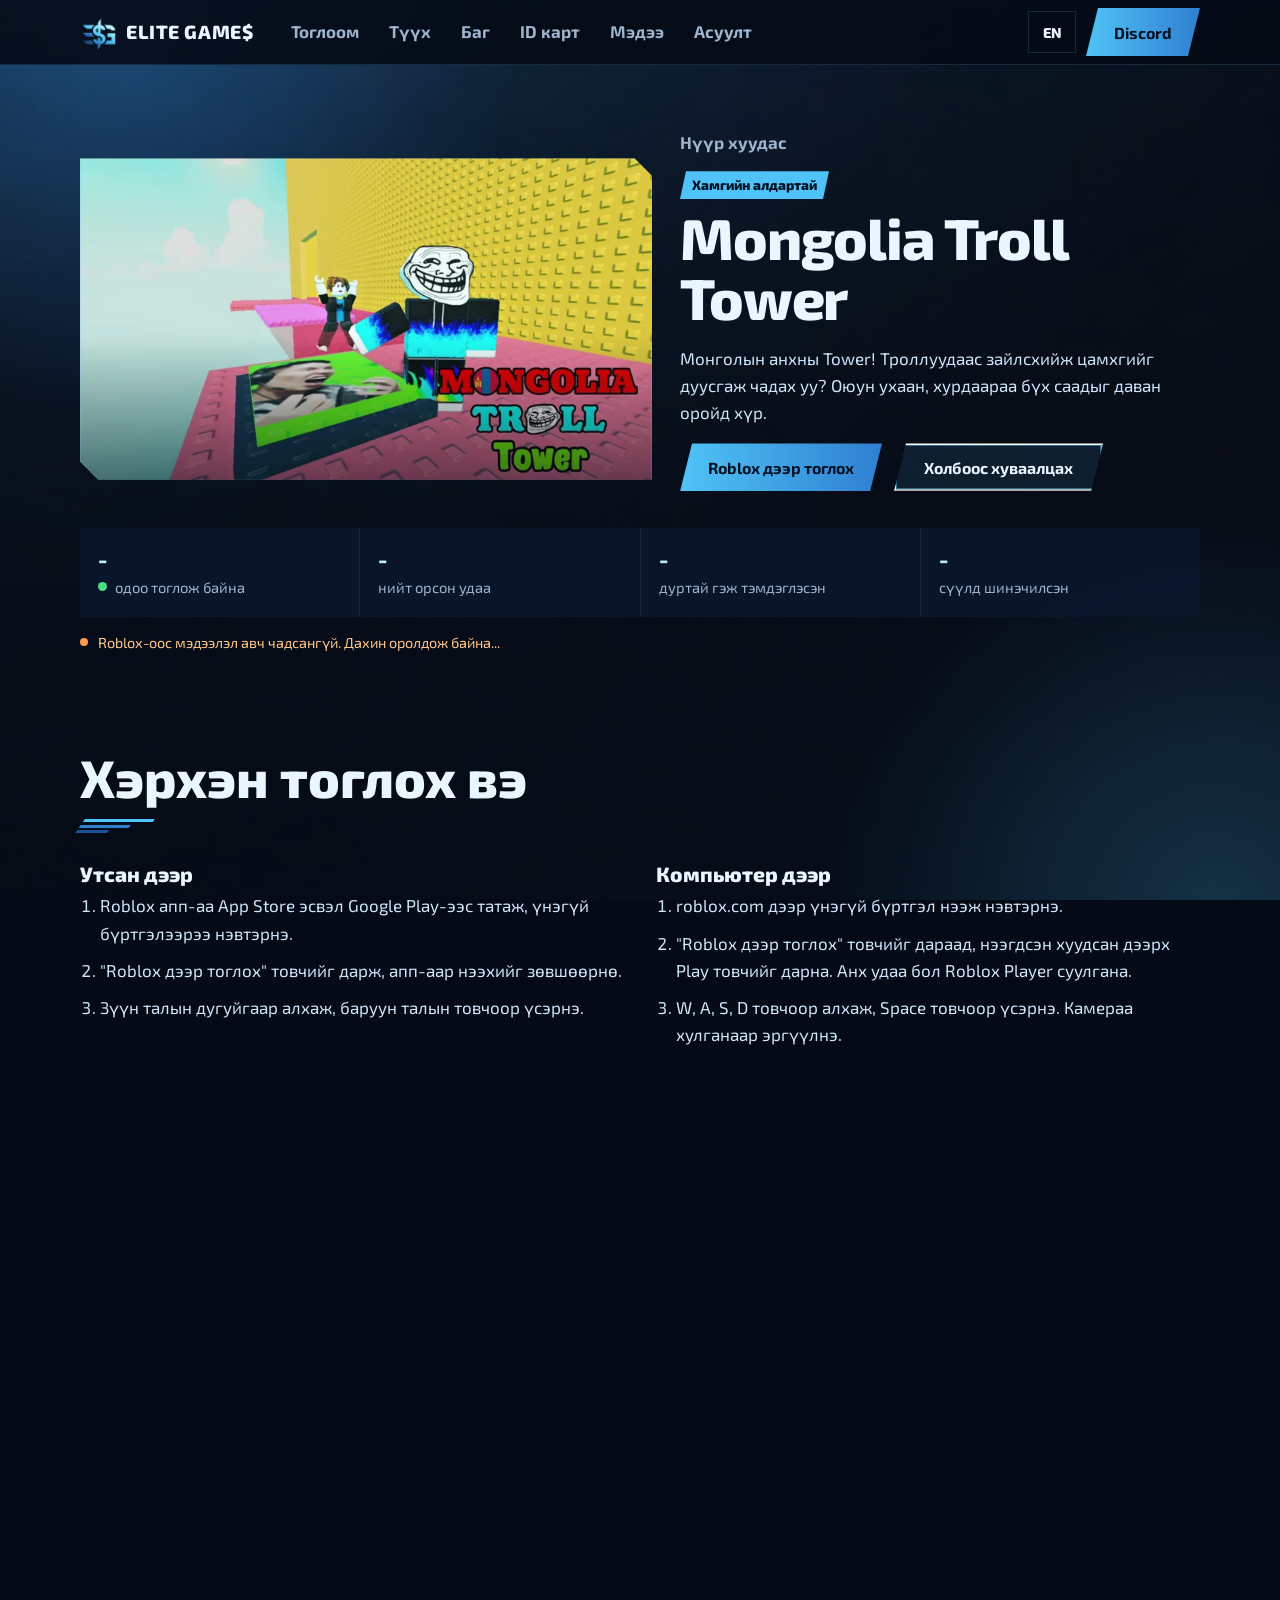
<file: mongolia-troll-tower/index.html>
<!DOCTYPE html>
<html lang="mn"><head><meta charset="utf-8"><title>Mongolia Troll Tower | ELITE GAME$</title>
<meta name="robots" content="noindex,follow"><link rel="canonical" href="https://eegs.blog/mtt/">
<meta http-equiv="refresh" content="0; url=../mtt/">
<script>location.replace("../mtt/"+location.search+location.hash)</script></head>
<body><p><a href="../mtt/">Mongolia Troll Tower</a></p></body></html>
</file>
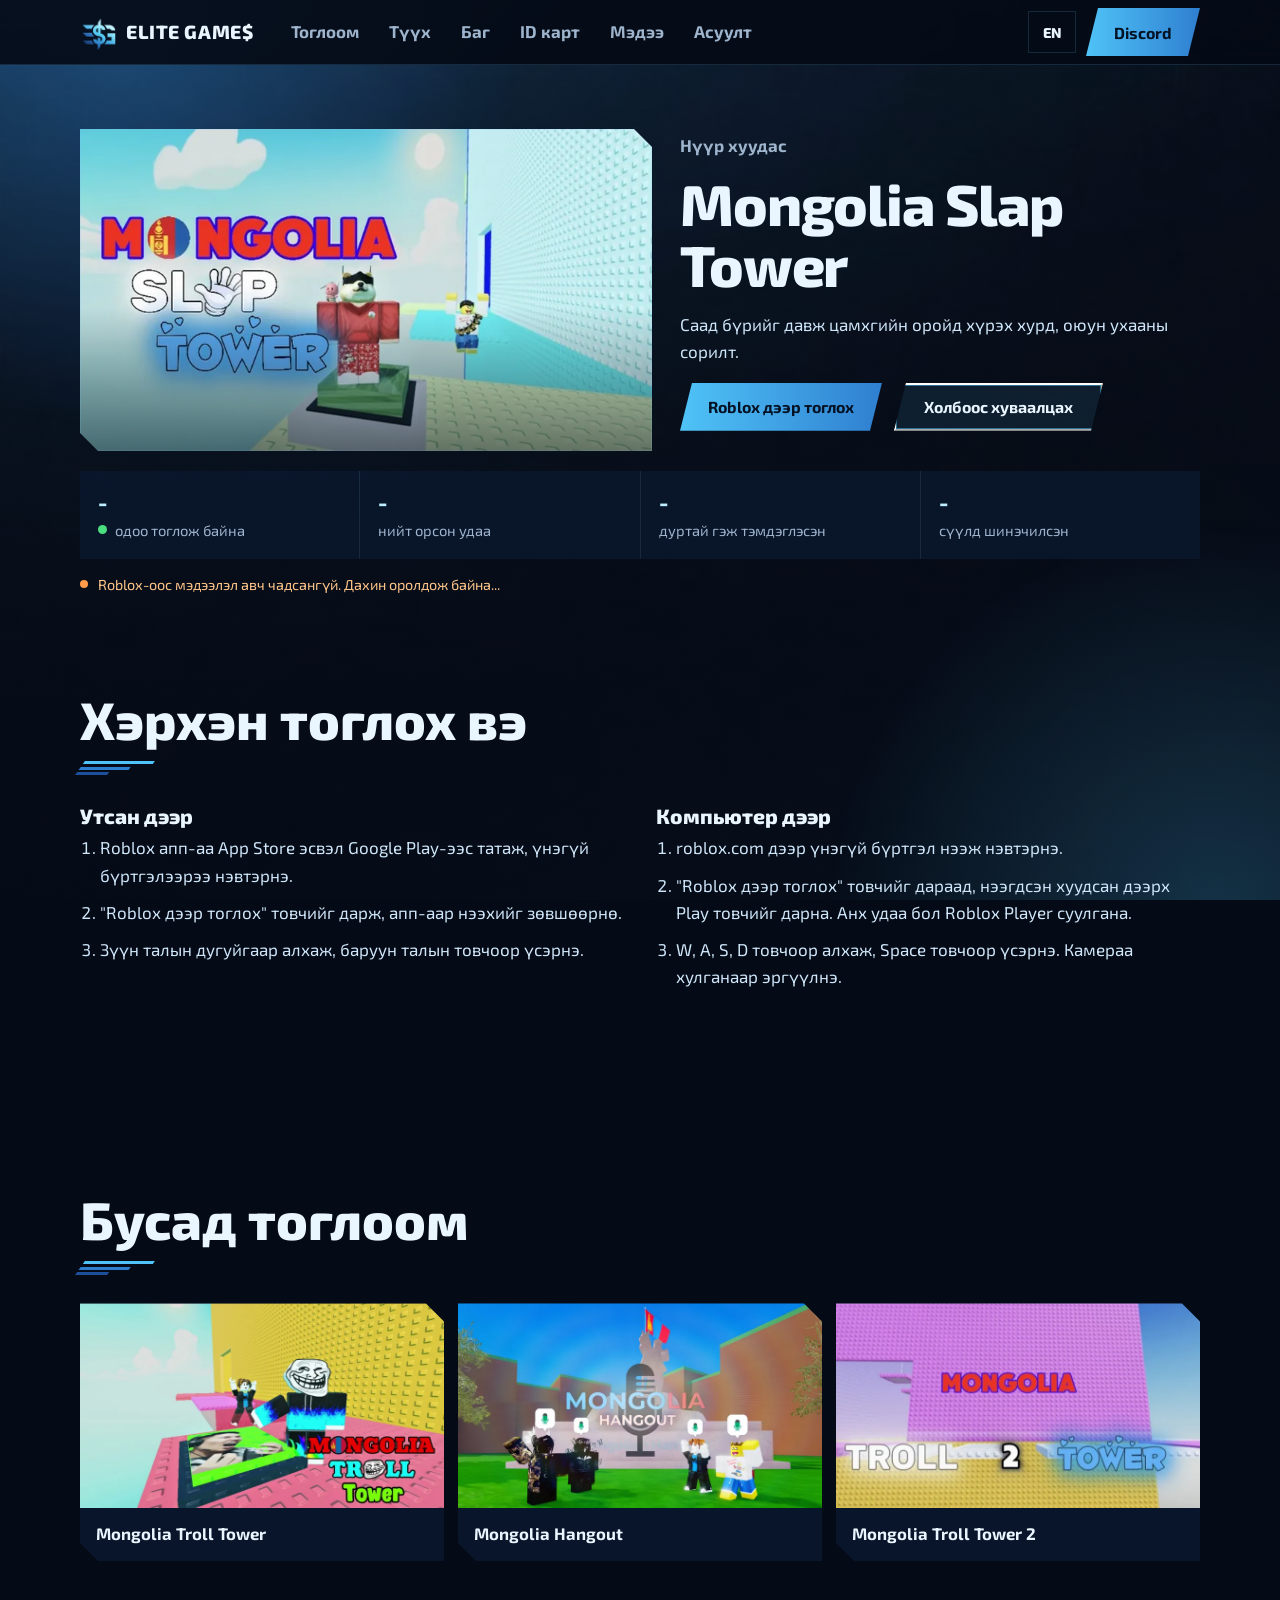
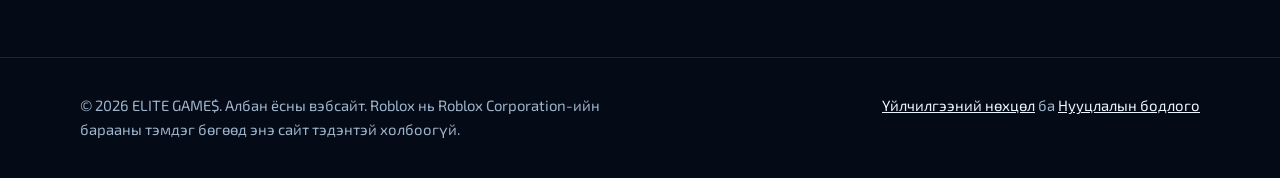
<file: mst/index.html>
<!DOCTYPE html>
<html lang="mn" data-root="../" data-uids="7606658236,8509544802,7883093131,7717729199">
<head>
<meta charset="utf-8">
<meta name="viewport" content="width=device-width,initial-scale=1,viewport-fit=cover">
<script>document.documentElement.className='js'</script>
<title>Mongolia Slap Tower | Roblox тоглоом | ELITE GAME$</title>
<meta name="description" content="Mongolia Slap Tower - ELITE GAME$-ийн Roblox тоглоом. Саад бүрийг давж цамхгийн оройд хүрэх хурд, оюун ухааны сорилт.">
<meta name="robots" content="index,follow,max-image-preview:large">
<meta name="color-scheme" content="dark">
<meta name="theme-color" content="#050b16">
<link rel="canonical" href="https://eegs.blog/mst/">
<meta property="og:type" content="website">
<meta property="og:site_name" content="ELITE GAME$">
<meta property="og:locale" content="mn_MN">
<meta property="og:url" content="https://eegs.blog/mst/">
<meta property="og:title" content="Mongolia Slap Tower | Roblox тоглоом | ELITE GAME$">
<meta property="og:description" content="Mongolia Slap Tower - ELITE GAME$-ийн Roblox тоглоом. Саад бүрийг давж цамхгийн оройд хүрэх хурд, оюун ухааны сорилт.">
<meta property="og:image" content="https://eegs.blog/assets/img/og-image.png">
<meta property="og:image:width" content="1200">
<meta property="og:image:height" content="630">
<meta name="twitter:card" content="summary_large_image">
<meta name="twitter:image" content="https://eegs.blog/assets/img/og-image.png">
<link rel="manifest" href="../manifest.webmanifest">
<link rel="icon" type="image/png" sizes="32x32" href="../assets/img/favicon-32.png">
<link rel="apple-touch-icon" href="../assets/img/apple-touch-icon.png">
<link rel="preconnect" href="https://fonts.googleapis.com">
<link rel="preconnect" href="https://fonts.gstatic.com" crossorigin>
<link rel="preconnect" href="https://eegs.e05729613.workers.dev" crossorigin>
<link href="https://fonts.googleapis.com/css2?family=Exo+2:wght@400;700;800&display=swap" rel="stylesheet">
<script type="application/ld+json">{"@context": "https://schema.org", "@graph": [{"@type": "WebSite", "@id": "https://eegs.blog/#site", "url": "https://eegs.blog/", "name": "ELITE GAME$", "alternateName": ["ELITE GAMES", "Elite Game$"], "inLanguage": "mn", "publisher": {"@id": "https://eegs.blog/#org"}}, {"@type": "Organization", "@id": "https://eegs.blog/#org", "name": "ELITE GAME$", "alternateName": ["ELITE GAMES", "ELITE GAME"], "url": "https://eegs.blog/", "logo": "https://eegs.blog/assets/img/icon-512.png", "foundingDate": "2025", "description": "Монголын Roblox хамт олон. Mongolia Troll Tower, Mongolia Hangout зэрэг тоглоомыг бүтээдэг баг.", "founder": {"@id": "https://eegs.blog/#elitebx"}, "member": [{"@id": "https://eegs.blog/#elitebx"}, {"@type": "Person", "name": "RobloxMongolia", "jobTitle": "CFO"}, {"@type": "Person", "name": "Trust_me369", "jobTitle": "Developer"}, {"@type": "Person", "name": "enxv4", "jobTitle": "Environment Artist & Developer"}, {"@type": "Person", "name": "ihmuukin87", "jobTitle": "Modeler, Map Builder & Developer"}, {"@type": "Person", "name": "1imin6", "jobTitle": "Animator & Developer"}], "sameAs": ["https://www.roblox.com/communities/35654822/ELITE-GAME", "https://discord.gg/s7nmDDhu8E", "https://www.tiktok.com/@devnamedelite"]}, {"@type": "VideoGame", "name": "Mongolia Slap Tower", "url": "https://eegs.blog/mst/", "description": "Саад бүрийг давж цамхгийн оройд хүрэх хурд, оюун ухааны сорилт.", "gamePlatform": "Roblox", "inLanguage": "mn", "image": "https://eegs.blog/assets/img/slap-tower.webp", "publisher": {"@id": "https://eegs.blog/#org"}, "sameAs": ["https://www.roblox.com/games/126247610208410/Mongolia-Slap-Tower"]}, {"@type": "BreadcrumbList", "itemListElement": [{"@type": "ListItem", "position": 1, "name": "ELITE GAME$", "item": "https://eegs.blog/"}, {"@type": "ListItem", "position": 2, "name": "Mongolia Slap Tower", "item": "https://eegs.blog/mst/"}]}]}</script>
<link rel="stylesheet" href="../assets/app.css?v=20261115b">
</head>
<body>
<a class="skip" href="#main">Үндсэн хэсэг рүү шилжих</a>
<div class="bgfx" aria-hidden="true"><i></i><i></i></div>
<header class="top"><div class="wrap bar"><a class="brand" href="../#top" aria-label="ELITE GAME$ нүүр хуудас"><img src="../assets/img/logo-mark.webp" width="36" height="37" alt="">ELITE GAME$</a>
<nav aria-label="Үндсэн цэс"><a href="../#games">Тоглоом</a><a href="../#story">Түүх</a><a href="../#team">Баг</a><a href="../#card">ID карт</a><a href="../#news">Мэдээ</a><a href="../#faq">Асуулт</a></nav>
<div class="hr"><button class="lang" id="lang" type="button" data-nt>EN</button><a class="btn pri" href="https://discord.gg/s7nmDDhu8E" target="_blank" rel="noopener">Discord</a></div></div></header>
<main id="main" data-page="126247610208410">
<div class="wrap"><div class="gp">
<div class="shot"><img src="../assets/img/slap-tower.webp" width="768" height="432" alt="Mongolia Slap Tower тоглоомын зураг" fetchpriority="high" decoding="async"><span class="pill" hidden><i aria-hidden="true"></i><b class="pl">0</b> <span>онлайн</span></span></div>
<div><a class="crumb" href="../">Нүүр хуудас</a><br><h1>Mongolia Slap Tower</h1><p class="sel">Саад бүрийг давж цамхгийн оройд хүрэх хурд, оюун ухааны сорилт.</p>
<div class="row"><a class="btn pri" href="https://www.roblox.com/games/126247610208410/Mongolia-Slap-Tower" target="_blank" rel="noopener">Roblox дээр тоглох</a><button class="btn" id="sh" type="button">Холбоос хуваалцах</button></div><p class="mut" id="shn" role="status" aria-live="polite"></p></div></div>
<div class="facts rv"><div><b data-g="playing">-</b><span class="on-dot">одоо тоглож байна</span></div><div><b data-g="visits">-</b><span>нийт орсон удаа</span></div><div><b data-g="fav">-</b><span>дуртай гэж тэмдэглэсэн</span></div><div><b data-g="updated">-</b><span>сүүлд шинэчилсэн</span></div></div>
<p class="lst" id="lst" role="status"><i aria-hidden="true"></i><span id="lsm">Roblox-оос мэдээлэл авч байна...</span></p></div>
<section class="sec"><div class="wrap"><h2 class="rv">Хэрхэн тоглох вэ</h2>
<div class="how sel"><div class="rv"><h3 class="sub">Утсан дээр</h3><ol><li>Roblox апп-аа App Store эсвэл Google Play-ээс татаж, үнэгүй бүртгэлээрээ нэвтэрнэ.</li><li>"Roblox дээр тоглох" товчийг дарж, апп-аар нээхийг зөвшөөрнө.</li><li>Зүүн талын дугуйгаар алхаж, баруун талын товчоор үсэрнэ.</li></ol></div>
<div class="rv"><h3 class="sub">Компьютер дээр</h3><ol><li>roblox.com дээр үнэгүй бүртгэл нээж нэвтэрнэ.</li><li>"Roblox дээр тоглох" товчийг дараад, нээгдсэн хуудсан дээрх Play товчийг дарна. Анх удаа бол Roblox Player суулгана.</li><li>W, A, S, D товчоор алхаж, Space товчоор үсэрнэ. Камераа хулганаар эргүүлнэ.</li></ol></div></div></div></section>
<section class="sec"><div class="wrap"><h2 class="rv">Бусад тоглоом</h2><ul class="rel"><li><a href="../mtt/"><img src="../assets/img/troll-tower.webp" width="768" height="432" alt="" loading="lazy" decoding="async"><b>Mongolia Troll Tower</b></a></li><li><a href="../mh/"><img src="../assets/img/hangout.webp" width="768" height="432" alt="" loading="lazy" decoding="async"><b>Mongolia Hangout</b></a></li><li><a href="../mtt2/"><img src="../assets/img/troll-tower-2.webp" width="768" height="432" alt="" loading="lazy" decoding="async"><b>Mongolia Troll Tower 2</b></a></li></ul></div></section>
</main>
<footer><div class="wrap"><p>© 2026 ELITE GAME$. Албан ёсны вэбсайт. Roblox нь Roblox Corporation-ийн барааны тэмдэг бөгөөд энэ сайт тэдэнтэй холбоогүй.</p>
<p><a href="../terms/">Үйлчилгээний нөхцөл</a> ба <a href="../privacy/">Нууцлалын бодлого</a></p></div></footer>
<script src="../assets/en.js?v=20261115b"></script>
<script src="../assets/app.js?v=20261115b"></script>
</body>
</html>
</file>
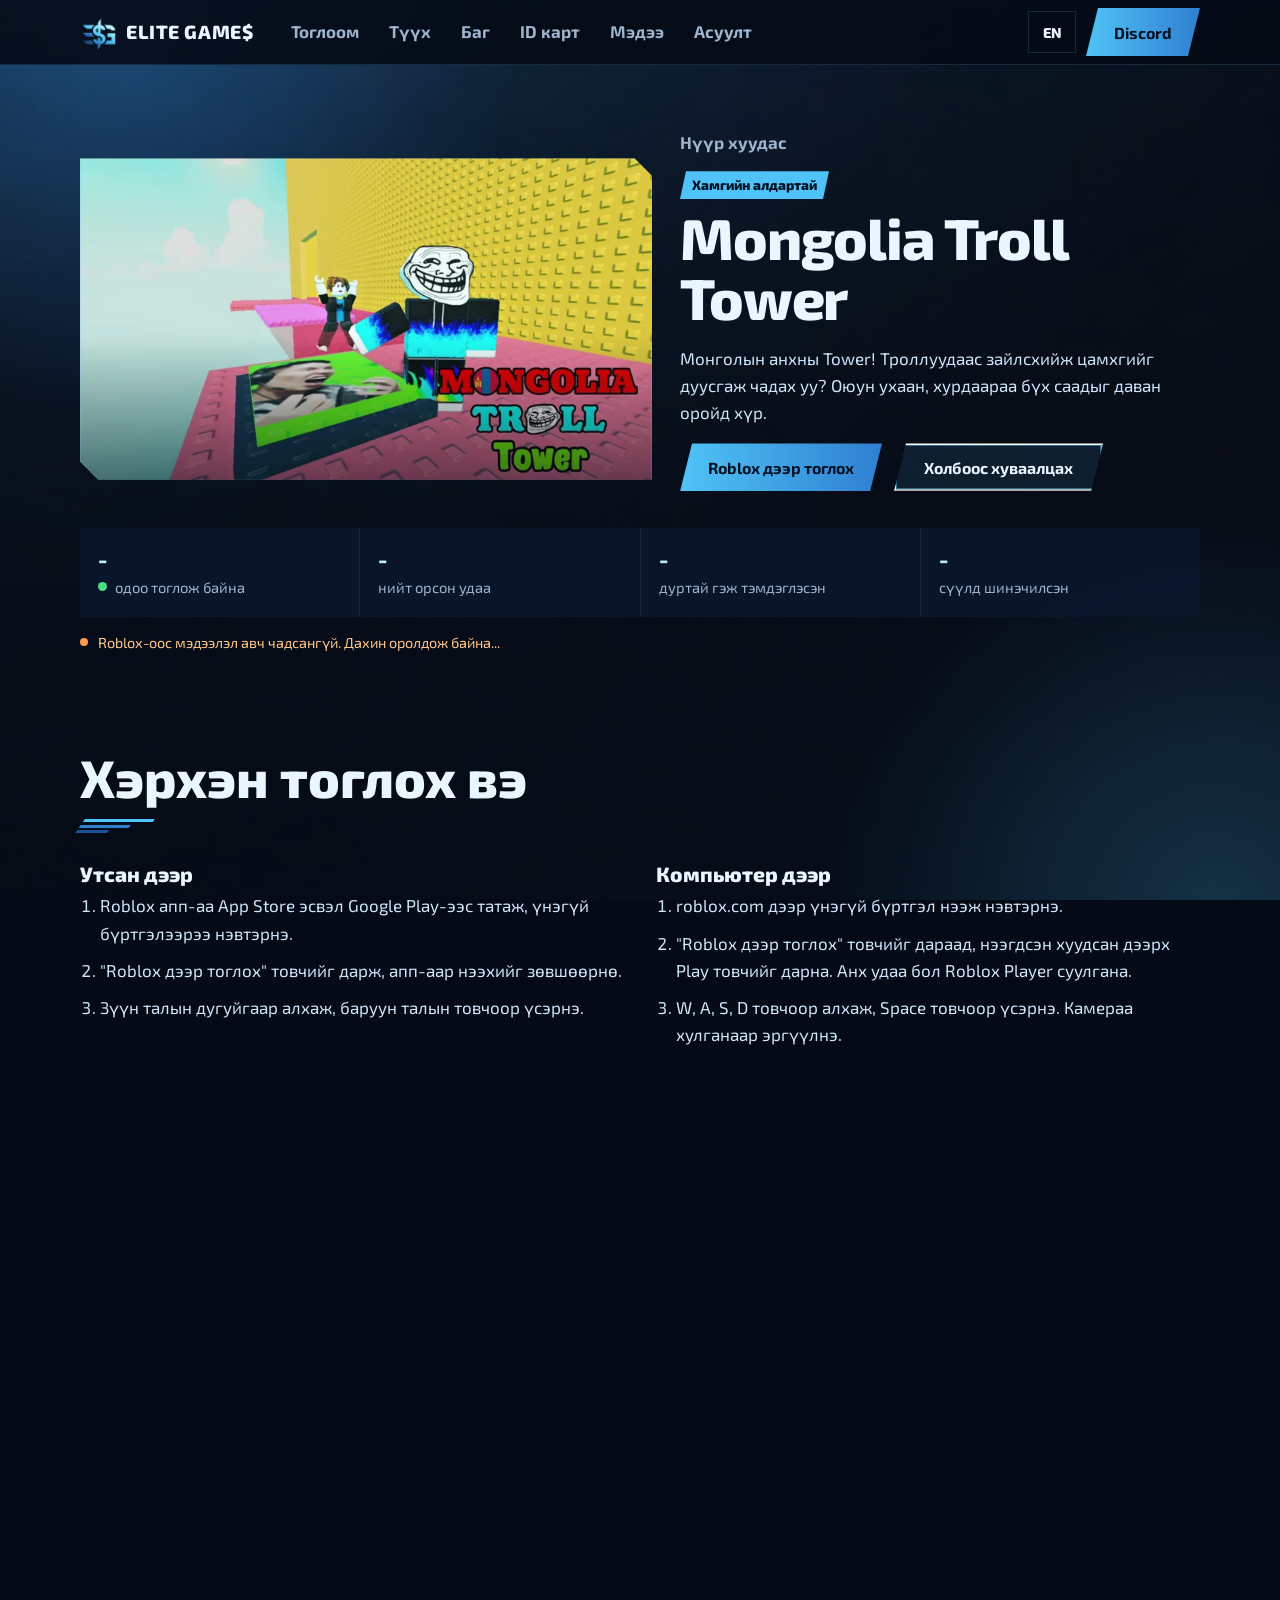
<file: mtt/index.html>
<!DOCTYPE html>
<html lang="mn" data-root="../" data-uids="7606658236,8509544802,7883093131,7717729199">
<head>
<meta charset="utf-8">
<meta name="viewport" content="width=device-width,initial-scale=1,viewport-fit=cover">
<script>document.documentElement.className='js'</script>
<title>Mongolia Troll Tower | Roblox тоглоом | ELITE GAME$</title>
<meta name="description" content="Mongolia Troll Tower - ELITE GAME$-ийн Roblox тоглоом. Монголын анхны Tower! Троллуудаас зайлсхийж цамхгийг дуусгаж чадах уу? Оюун ухаан, хурдаар">
<meta name="robots" content="index,follow,max-image-preview:large">
<meta name="color-scheme" content="dark">
<meta name="theme-color" content="#050b16">
<link rel="canonical" href="https://eegs.blog/mtt/">
<meta property="og:type" content="website">
<meta property="og:site_name" content="ELITE GAME$">
<meta property="og:locale" content="mn_MN">
<meta property="og:url" content="https://eegs.blog/mtt/">
<meta property="og:title" content="Mongolia Troll Tower | Roblox тоглоом | ELITE GAME$">
<meta property="og:description" content="Mongolia Troll Tower - ELITE GAME$-ийн Roblox тоглоом. Монголын анхны Tower! Троллуудаас зайлсхийж цамхгийг дуусгаж чадах уу? Оюун ухаан, хурдаар">
<meta property="og:image" content="https://eegs.blog/assets/img/og-image.png">
<meta property="og:image:width" content="1200">
<meta property="og:image:height" content="630">
<meta name="twitter:card" content="summary_large_image">
<meta name="twitter:image" content="https://eegs.blog/assets/img/og-image.png">
<link rel="manifest" href="../manifest.webmanifest">
<link rel="icon" type="image/png" sizes="32x32" href="../assets/img/favicon-32.png">
<link rel="apple-touch-icon" href="../assets/img/apple-touch-icon.png">
<link rel="preconnect" href="https://fonts.googleapis.com">
<link rel="preconnect" href="https://fonts.gstatic.com" crossorigin>
<link rel="preconnect" href="https://eegs.e05729613.workers.dev" crossorigin>
<link href="https://fonts.googleapis.com/css2?family=Exo+2:wght@400;700;800&display=swap" rel="stylesheet">
<script type="application/ld+json">{"@context": "https://schema.org", "@graph": [{"@type": "WebSite", "@id": "https://eegs.blog/#site", "url": "https://eegs.blog/", "name": "ELITE GAME$", "alternateName": ["ELITE GAMES", "Elite Game$"], "inLanguage": "mn", "publisher": {"@id": "https://eegs.blog/#org"}}, {"@type": "Organization", "@id": "https://eegs.blog/#org", "name": "ELITE GAME$", "alternateName": ["ELITE GAMES", "ELITE GAME"], "url": "https://eegs.blog/", "logo": "https://eegs.blog/assets/img/icon-512.png", "foundingDate": "2025", "description": "Монголын Roblox хамт олон. Mongolia Troll Tower, Mongolia Hangout зэрэг тоглоомыг бүтээдэг баг.", "founder": {"@id": "https://eegs.blog/#elitebx"}, "member": [{"@id": "https://eegs.blog/#elitebx"}, {"@type": "Person", "name": "RobloxMongolia", "jobTitle": "CFO"}, {"@type": "Person", "name": "Trust_me369", "jobTitle": "Developer"}, {"@type": "Person", "name": "enxv4", "jobTitle": "Environment Artist & Developer"}, {"@type": "Person", "name": "ihmuukin87", "jobTitle": "Modeler, Map Builder & Developer"}, {"@type": "Person", "name": "1imin6", "jobTitle": "Animator & Developer"}], "sameAs": ["https://www.roblox.com/communities/35654822/ELITE-GAME", "https://discord.gg/s7nmDDhu8E", "https://www.tiktok.com/@devnamedelite"]}, {"@type": "VideoGame", "name": "Mongolia Troll Tower", "url": "https://eegs.blog/mtt/", "description": "Монголын анхны Tower! Троллуудаас зайлсхийж цамхгийг дуусгаж чадах уу? Оюун ухаан, хурдаараа бүх саадыг даван оройд хүр.", "gamePlatform": "Roblox", "inLanguage": "mn", "image": "https://eegs.blog/assets/img/troll-tower.webp", "publisher": {"@id": "https://eegs.blog/#org"}, "sameAs": ["https://www.roblox.com/games/88290581472538/Mongolia-Troll-Tower"]}, {"@type": "BreadcrumbList", "itemListElement": [{"@type": "ListItem", "position": 1, "name": "ELITE GAME$", "item": "https://eegs.blog/"}, {"@type": "ListItem", "position": 2, "name": "Mongolia Troll Tower", "item": "https://eegs.blog/mtt/"}]}]}</script>
<link rel="stylesheet" href="../assets/app.css?v=20261115b">
</head>
<body>
<a class="skip" href="#main">Үндсэн хэсэг рүү шилжих</a>
<div class="bgfx" aria-hidden="true"><i></i><i></i></div>
<header class="top"><div class="wrap bar"><a class="brand" href="../#top" aria-label="ELITE GAME$ нүүр хуудас"><img src="../assets/img/logo-mark.webp" width="36" height="37" alt="">ELITE GAME$</a>
<nav aria-label="Үндсэн цэс"><a href="../#games">Тоглоом</a><a href="../#story">Түүх</a><a href="../#team">Баг</a><a href="../#card">ID карт</a><a href="../#news">Мэдээ</a><a href="../#faq">Асуулт</a></nav>
<div class="hr"><button class="lang" id="lang" type="button" data-nt>EN</button><a class="btn pri" href="https://discord.gg/s7nmDDhu8E" target="_blank" rel="noopener">Discord</a></div></div></header>
<main id="main" data-page="88290581472538">
<div class="wrap"><div class="gp">
<div class="shot"><img src="../assets/img/troll-tower.webp" width="768" height="432" alt="Mongolia Troll Tower тоглоомын зураг" fetchpriority="high" decoding="async"><span class="pill" hidden><i aria-hidden="true"></i><b class="pl">0</b> <span>онлайн</span></span></div>
<div><a class="crumb" href="../">Нүүр хуудас</a><br><span class="tag">Хамгийн алдартай</span><h1>Mongolia Troll Tower</h1><p class="sel">Монголын анхны Tower! Троллуудаас зайлсхийж цамхгийг дуусгаж чадах уу? Оюун ухаан, хурдаараа бүх саадыг даван оройд хүр.</p>
<div class="row"><a class="btn pri" href="https://www.roblox.com/games/88290581472538/Mongolia-Troll-Tower" target="_blank" rel="noopener">Roblox дээр тоглох</a><button class="btn" id="sh" type="button">Холбоос хуваалцах</button></div><p class="mut" id="shn" role="status" aria-live="polite"></p></div></div>
<div class="facts rv"><div><b data-g="playing">-</b><span class="on-dot">одоо тоглож байна</span></div><div><b data-g="visits">-</b><span>нийт орсон удаа</span></div><div><b data-g="fav">-</b><span>дуртай гэж тэмдэглэсэн</span></div><div><b data-g="updated">-</b><span>сүүлд шинэчилсэн</span></div></div>
<p class="lst" id="lst" role="status"><i aria-hidden="true"></i><span id="lsm">Roblox-оос мэдээлэл авч байна...</span></p></div>
<section class="sec"><div class="wrap"><h2 class="rv">Хэрхэн тоглох вэ</h2>
<div class="how sel"><div class="rv"><h3 class="sub">Утсан дээр</h3><ol><li>Roblox апп-аа App Store эсвэл Google Play-ээс татаж, үнэгүй бүртгэлээрээ нэвтэрнэ.</li><li>"Roblox дээр тоглох" товчийг дарж, апп-аар нээхийг зөвшөөрнө.</li><li>Зүүн талын дугуйгаар алхаж, баруун талын товчоор үсэрнэ.</li></ol></div>
<div class="rv"><h3 class="sub">Компьютер дээр</h3><ol><li>roblox.com дээр үнэгүй бүртгэл нээж нэвтэрнэ.</li><li>"Roblox дээр тоглох" товчийг дараад, нээгдсэн хуудсан дээрх Play товчийг дарна. Анх удаа бол Roblox Player суулгана.</li><li>W, A, S, D товчоор алхаж, Space товчоор үсэрнэ. Камераа хулганаар эргүүлнэ.</li></ol></div></div></div></section>
<section class="sec"><div class="wrap"><h2 class="rv">Бусад тоглоом</h2><ul class="rel"><li><a href="../mh/"><img src="../assets/img/hangout.webp" width="768" height="432" alt="" loading="lazy" decoding="async"><b>Mongolia Hangout</b></a></li><li><a href="../mtt2/"><img src="../assets/img/troll-tower-2.webp" width="768" height="432" alt="" loading="lazy" decoding="async"><b>Mongolia Troll Tower 2</b></a></li><li><a href="../mst/"><img src="../assets/img/slap-tower.webp" width="768" height="432" alt="" loading="lazy" decoding="async"><b>Mongolia Slap Tower</b></a></li></ul></div></section>
</main>
<footer><div class="wrap"><p>© 2026 ELITE GAME$. Албан ёсны вэбсайт. Roblox нь Roblox Corporation-ийн барааны тэмдэг бөгөөд энэ сайт тэдэнтэй холбоогүй.</p>
<p><a href="../terms/">Үйлчилгээний нөхцөл</a> ба <a href="../privacy/">Нууцлалын бодлого</a></p></div></footer>
<script src="../assets/en.js?v=20261115b"></script>
<script src="../assets/app.js?v=20261115b"></script>
</body>
</html>
</file>
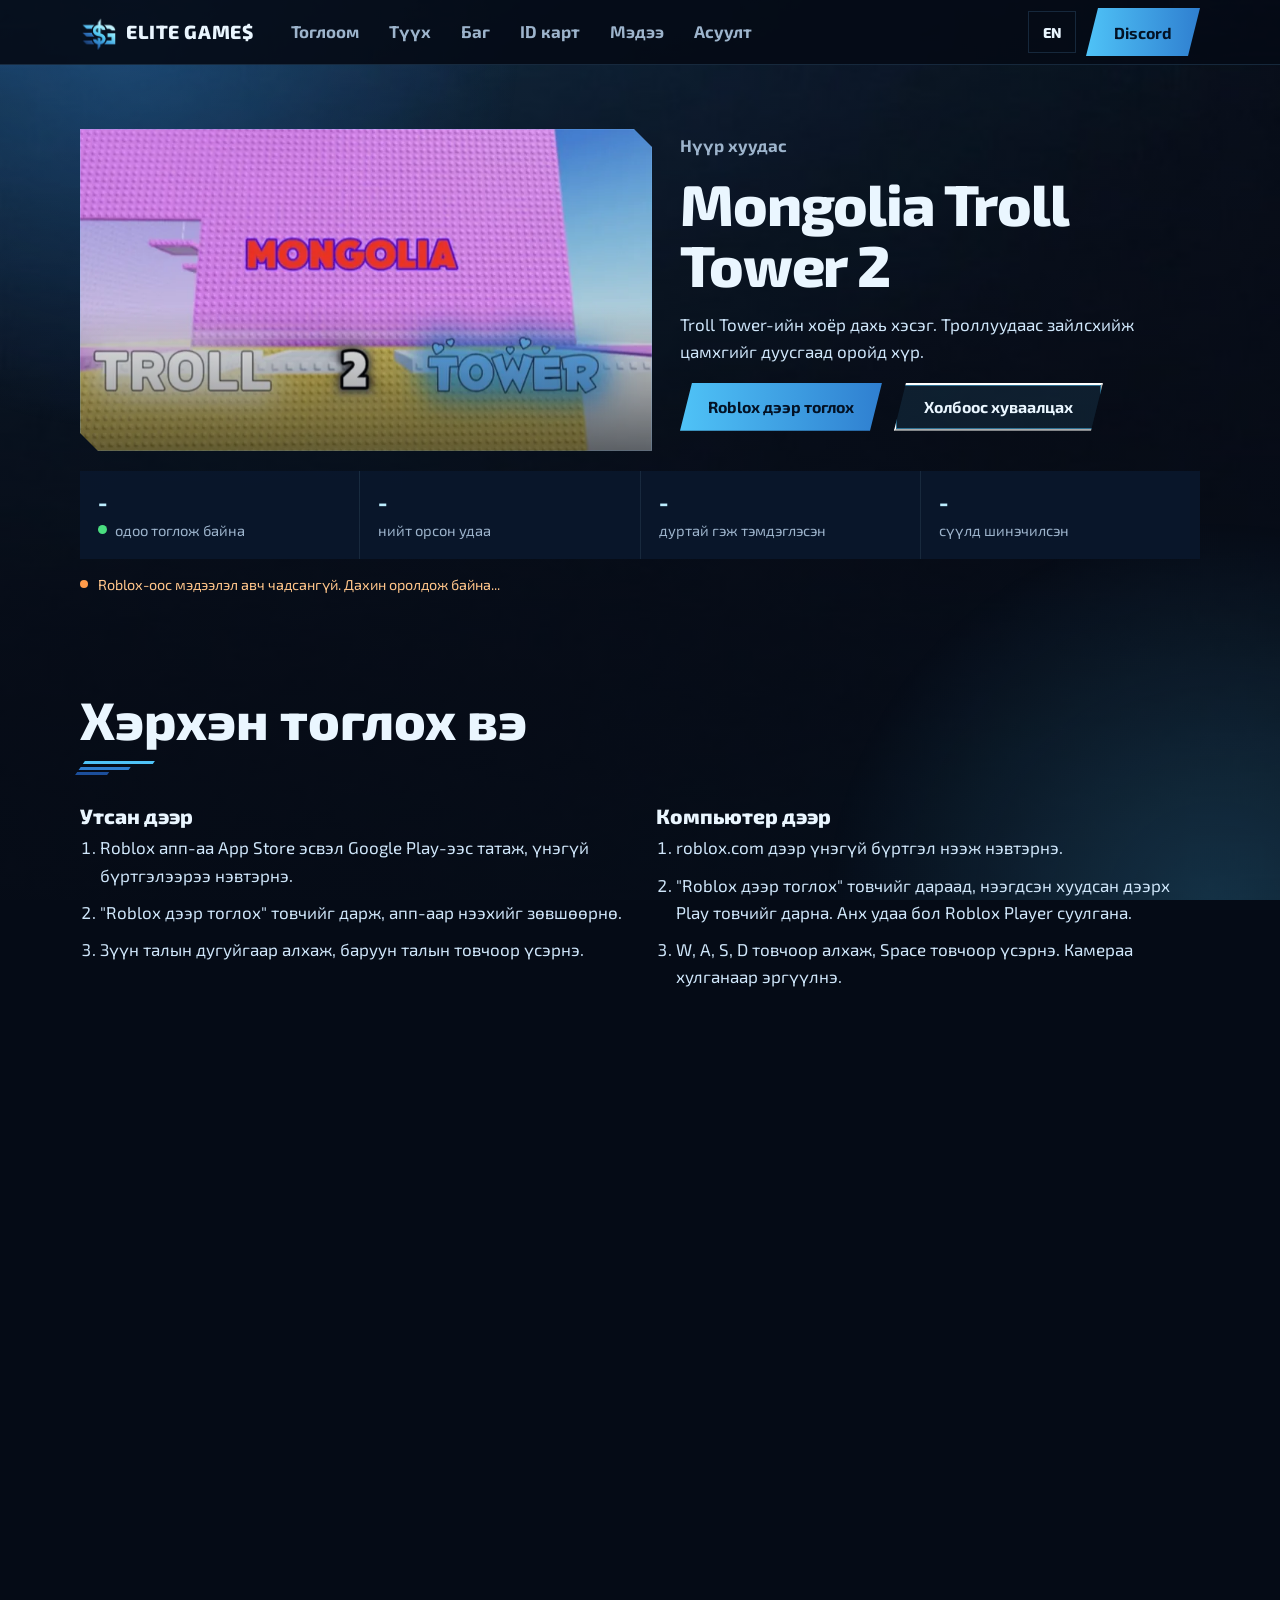
<file: mtt2/index.html>
<!DOCTYPE html>
<html lang="mn" data-root="../" data-uids="7606658236,8509544802,7883093131,7717729199">
<head>
<meta charset="utf-8">
<meta name="viewport" content="width=device-width,initial-scale=1,viewport-fit=cover">
<script>document.documentElement.className='js'</script>
<title>Mongolia Troll Tower 2 | Roblox тоглоом | ELITE GAME$</title>
<meta name="description" content="Mongolia Troll Tower 2 - ELITE GAME$-ийн Roblox тоглоом. Troll Tower-ийн хоёр дахь хэсэг. Троллуудаас зайлсхийж цамхгийг дуусгаад оройд хүр.">
<meta name="robots" content="index,follow,max-image-preview:large">
<meta name="color-scheme" content="dark">
<meta name="theme-color" content="#050b16">
<link rel="canonical" href="https://eegs.blog/mtt2/">
<meta property="og:type" content="website">
<meta property="og:site_name" content="ELITE GAME$">
<meta property="og:locale" content="mn_MN">
<meta property="og:url" content="https://eegs.blog/mtt2/">
<meta property="og:title" content="Mongolia Troll Tower 2 | Roblox тоглоом | ELITE GAME$">
<meta property="og:description" content="Mongolia Troll Tower 2 - ELITE GAME$-ийн Roblox тоглоом. Troll Tower-ийн хоёр дахь хэсэг. Троллуудаас зайлсхийж цамхгийг дуусгаад оройд хүр.">
<meta property="og:image" content="https://eegs.blog/assets/img/og-image.png">
<meta property="og:image:width" content="1200">
<meta property="og:image:height" content="630">
<meta name="twitter:card" content="summary_large_image">
<meta name="twitter:image" content="https://eegs.blog/assets/img/og-image.png">
<link rel="manifest" href="../manifest.webmanifest">
<link rel="icon" type="image/png" sizes="32x32" href="../assets/img/favicon-32.png">
<link rel="apple-touch-icon" href="../assets/img/apple-touch-icon.png">
<link rel="preconnect" href="https://fonts.googleapis.com">
<link rel="preconnect" href="https://fonts.gstatic.com" crossorigin>
<link rel="preconnect" href="https://eegs.e05729613.workers.dev" crossorigin>
<link href="https://fonts.googleapis.com/css2?family=Exo+2:wght@400;700;800&display=swap" rel="stylesheet">
<script type="application/ld+json">{"@context": "https://schema.org", "@graph": [{"@type": "WebSite", "@id": "https://eegs.blog/#site", "url": "https://eegs.blog/", "name": "ELITE GAME$", "alternateName": ["ELITE GAMES", "Elite Game$"], "inLanguage": "mn", "publisher": {"@id": "https://eegs.blog/#org"}}, {"@type": "Organization", "@id": "https://eegs.blog/#org", "name": "ELITE GAME$", "alternateName": ["ELITE GAMES", "ELITE GAME"], "url": "https://eegs.blog/", "logo": "https://eegs.blog/assets/img/icon-512.png", "foundingDate": "2025", "description": "Монголын Roblox хамт олон. Mongolia Troll Tower, Mongolia Hangout зэрэг тоглоомыг бүтээдэг баг.", "founder": {"@id": "https://eegs.blog/#elitebx"}, "member": [{"@id": "https://eegs.blog/#elitebx"}, {"@type": "Person", "name": "RobloxMongolia", "jobTitle": "CFO"}, {"@type": "Person", "name": "Trust_me369", "jobTitle": "Developer"}, {"@type": "Person", "name": "enxv4", "jobTitle": "Environment Artist & Developer"}, {"@type": "Person", "name": "ihmuukin87", "jobTitle": "Modeler, Map Builder & Developer"}, {"@type": "Person", "name": "1imin6", "jobTitle": "Animator & Developer"}], "sameAs": ["https://www.roblox.com/communities/35654822/ELITE-GAME", "https://discord.gg/s7nmDDhu8E", "https://www.tiktok.com/@devnamedelite"]}, {"@type": "VideoGame", "name": "Mongolia Troll Tower 2", "url": "https://eegs.blog/mtt2/", "description": "Troll Tower-ийн хоёр дахь хэсэг. Троллуудаас зайлсхийж цамхгийг дуусгаад оройд хүр.", "gamePlatform": "Roblox", "inLanguage": "mn", "image": "https://eegs.blog/assets/img/troll-tower-2.webp", "publisher": {"@id": "https://eegs.blog/#org"}, "sameAs": ["https://www.roblox.com/games/131704942195149/Mongolia-Troll-Tower-2"]}, {"@type": "BreadcrumbList", "itemListElement": [{"@type": "ListItem", "position": 1, "name": "ELITE GAME$", "item": "https://eegs.blog/"}, {"@type": "ListItem", "position": 2, "name": "Mongolia Troll Tower 2", "item": "https://eegs.blog/mtt2/"}]}]}</script>
<link rel="stylesheet" href="../assets/app.css?v=20261115b">
</head>
<body>
<a class="skip" href="#main">Үндсэн хэсэг рүү шилжих</a>
<div class="bgfx" aria-hidden="true"><i></i><i></i></div>
<header class="top"><div class="wrap bar"><a class="brand" href="../#top" aria-label="ELITE GAME$ нүүр хуудас"><img src="../assets/img/logo-mark.webp" width="36" height="37" alt="">ELITE GAME$</a>
<nav aria-label="Үндсэн цэс"><a href="../#games">Тоглоом</a><a href="../#story">Түүх</a><a href="../#team">Баг</a><a href="../#card">ID карт</a><a href="../#news">Мэдээ</a><a href="../#faq">Асуулт</a></nav>
<div class="hr"><button class="lang" id="lang" type="button" data-nt>EN</button><a class="btn pri" href="https://discord.gg/s7nmDDhu8E" target="_blank" rel="noopener">Discord</a></div></div></header>
<main id="main" data-page="131704942195149">
<div class="wrap"><div class="gp">
<div class="shot"><img src="../assets/img/troll-tower-2.webp" width="768" height="432" alt="Mongolia Troll Tower 2 тоглоомын зураг" fetchpriority="high" decoding="async"><span class="pill" hidden><i aria-hidden="true"></i><b class="pl">0</b> <span>онлайн</span></span></div>
<div><a class="crumb" href="../">Нүүр хуудас</a><br><h1>Mongolia Troll Tower 2</h1><p class="sel">Troll Tower-ийн хоёр дахь хэсэг. Троллуудаас зайлсхийж цамхгийг дуусгаад оройд хүр.</p>
<div class="row"><a class="btn pri" href="https://www.roblox.com/games/131704942195149/Mongolia-Troll-Tower-2" target="_blank" rel="noopener">Roblox дээр тоглох</a><button class="btn" id="sh" type="button">Холбоос хуваалцах</button></div><p class="mut" id="shn" role="status" aria-live="polite"></p></div></div>
<div class="facts rv"><div><b data-g="playing">-</b><span class="on-dot">одоо тоглож байна</span></div><div><b data-g="visits">-</b><span>нийт орсон удаа</span></div><div><b data-g="fav">-</b><span>дуртай гэж тэмдэглэсэн</span></div><div><b data-g="updated">-</b><span>сүүлд шинэчилсэн</span></div></div>
<p class="lst" id="lst" role="status"><i aria-hidden="true"></i><span id="lsm">Roblox-оос мэдээлэл авч байна...</span></p></div>
<section class="sec"><div class="wrap"><h2 class="rv">Хэрхэн тоглох вэ</h2>
<div class="how sel"><div class="rv"><h3 class="sub">Утсан дээр</h3><ol><li>Roblox апп-аа App Store эсвэл Google Play-ээс татаж, үнэгүй бүртгэлээрээ нэвтэрнэ.</li><li>"Roblox дээр тоглох" товчийг дарж, апп-аар нээхийг зөвшөөрнө.</li><li>Зүүн талын дугуйгаар алхаж, баруун талын товчоор үсэрнэ.</li></ol></div>
<div class="rv"><h3 class="sub">Компьютер дээр</h3><ol><li>roblox.com дээр үнэгүй бүртгэл нээж нэвтэрнэ.</li><li>"Roblox дээр тоглох" товчийг дараад, нээгдсэн хуудсан дээрх Play товчийг дарна. Анх удаа бол Roblox Player суулгана.</li><li>W, A, S, D товчоор алхаж, Space товчоор үсэрнэ. Камераа хулганаар эргүүлнэ.</li></ol></div></div></div></section>
<section class="sec"><div class="wrap"><h2 class="rv">Бусад тоглоом</h2><ul class="rel"><li><a href="../mtt/"><img src="../assets/img/troll-tower.webp" width="768" height="432" alt="" loading="lazy" decoding="async"><b>Mongolia Troll Tower</b></a></li><li><a href="../mh/"><img src="../assets/img/hangout.webp" width="768" height="432" alt="" loading="lazy" decoding="async"><b>Mongolia Hangout</b></a></li><li><a href="../mst/"><img src="../assets/img/slap-tower.webp" width="768" height="432" alt="" loading="lazy" decoding="async"><b>Mongolia Slap Tower</b></a></li></ul></div></section>
</main>
<footer><div class="wrap"><p>© 2026 ELITE GAME$. Албан ёсны вэбсайт. Roblox нь Roblox Corporation-ийн барааны тэмдэг бөгөөд энэ сайт тэдэнтэй холбоогүй.</p>
<p><a href="../terms/">Үйлчилгээний нөхцөл</a> ба <a href="../privacy/">Нууцлалын бодлого</a></p></div></footer>
<script src="../assets/en.js?v=20261115b"></script>
<script src="../assets/app.js?v=20261115b"></script>
</body>
</html>
</file>
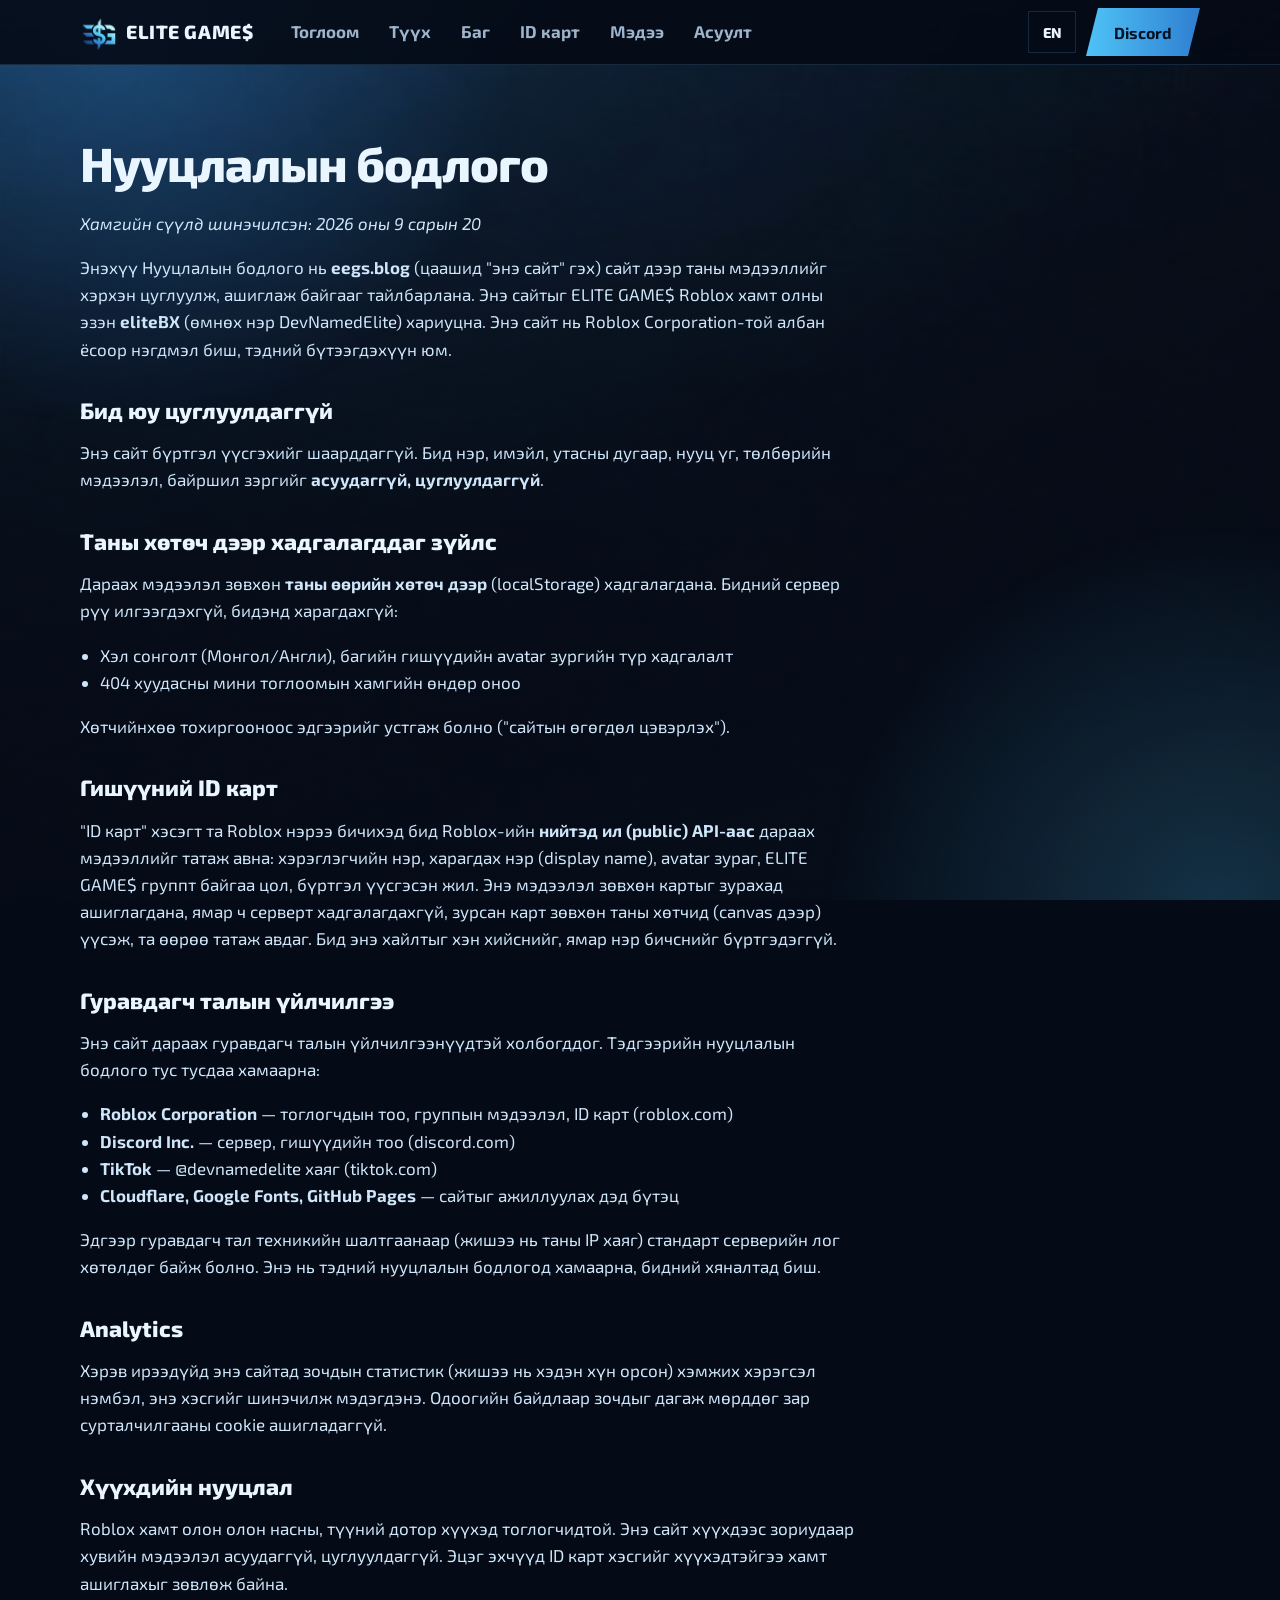
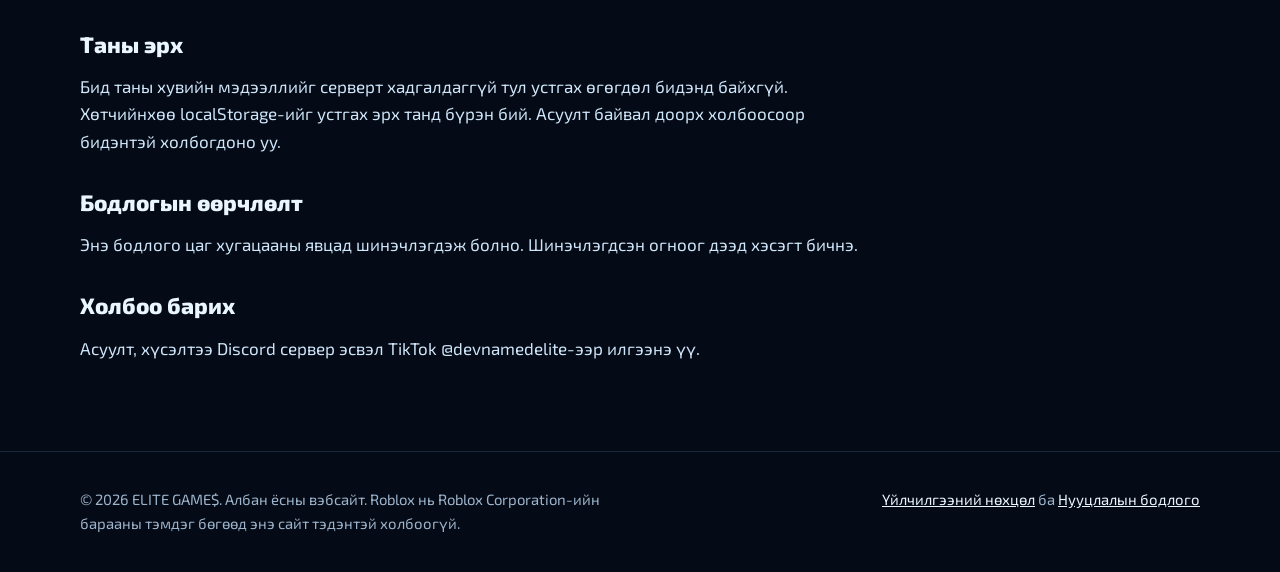
<file: privacy/index.html>
<!DOCTYPE html>
<html lang="mn" data-root="../" data-uids="7606658236,8509544802,7883093131,7717729199">
<head>
<meta charset="utf-8">
<meta name="viewport" content="width=device-width,initial-scale=1,viewport-fit=cover">
<script>document.documentElement.className='js'</script>
<title>Нууцлалын бодлого | ELITE GAME$</title>
<meta name="description" content="ELITE GAME$ (eegs.blog) сайтын нууцлалын бодлого: ямар мэдээлэл хэрхэн ашиглагддаг тухай.">
<meta name="robots" content="index,follow,max-image-preview:large">
<meta name="color-scheme" content="dark">
<meta name="theme-color" content="#050b16">
<link rel="canonical" href="https://eegs.blog/privacy/">
<meta property="og:type" content="website">
<meta property="og:site_name" content="ELITE GAME$">
<meta property="og:locale" content="mn_MN">
<meta property="og:url" content="https://eegs.blog/privacy/">
<meta property="og:title" content="Нууцлалын бодлого | ELITE GAME$">
<meta property="og:description" content="ELITE GAME$ (eegs.blog) сайтын нууцлалын бодлого: ямар мэдээлэл хэрхэн ашиглагддаг тухай.">
<meta property="og:image" content="https://eegs.blog/assets/img/og-image.png">
<meta property="og:image:width" content="1200">
<meta property="og:image:height" content="630">
<meta name="twitter:card" content="summary_large_image">
<meta name="twitter:image" content="https://eegs.blog/assets/img/og-image.png">
<link rel="manifest" href="../manifest.webmanifest">
<link rel="icon" type="image/png" sizes="32x32" href="../assets/img/favicon-32.png">
<link rel="apple-touch-icon" href="../assets/img/apple-touch-icon.png">
<link rel="preconnect" href="https://fonts.googleapis.com">
<link rel="preconnect" href="https://fonts.gstatic.com" crossorigin>
<link rel="preconnect" href="https://eegs.e05729613.workers.dev" crossorigin>
<link href="https://fonts.googleapis.com/css2?family=Exo+2:wght@400;700;800&display=swap" rel="stylesheet">
<script type="application/ld+json">{"@context": "https://schema.org", "@graph": [{"@type": "WebSite", "@id": "https://eegs.blog/#site", "url": "https://eegs.blog/", "name": "ELITE GAME$", "alternateName": ["ELITE GAMES", "Elite Game$"], "inLanguage": "mn", "publisher": {"@id": "https://eegs.blog/#org"}}]}</script>
<link rel="stylesheet" href="../assets/app.css?v=20261115b">
</head>
<body>
<a class="skip" href="#main">Үндсэн хэсэг рүү шилжих</a>
<div class="bgfx" aria-hidden="true"><i></i><i></i></div>
<header class="top"><div class="wrap bar"><a class="brand" href="../#top" aria-label="ELITE GAME$ нүүр хуудас"><img src="../assets/img/logo-mark.webp" width="36" height="37" alt="">ELITE GAME$</a>
<nav aria-label="Үндсэн цэс"><a href="../#games">Тоглоом</a><a href="../#story">Түүх</a><a href="../#team">Баг</a><a href="../#card">ID карт</a><a href="../#news">Мэдээ</a><a href="../#faq">Асуулт</a></nav>
<div class="hr"><button class="lang" id="lang" type="button" data-nt>EN</button><a class="btn pri" href="https://discord.gg/s7nmDDhu8E" target="_blank" rel="noopener">Discord</a></div></div></header>
<main id="main">
<div class="wrap"><article class="legal sel"><p data-enonly class="mut">The legal text is available in Mongolian only.</p><h1>Нууцлалын бодлого</h1>
        <p><em>Хамгийн сүүлд шинэчилсэн: 2026 оны 9 сарын 20</em></p>

        <p>Энэхүү Нууцлалын бодлого нь <strong>eegs.blog</strong> (цаашид "энэ сайт" гэх) сайт дээр таны мэдээллийг хэрхэн цуглуулж, ашиглаж байгааг тайлбарлана. Энэ сайтыг ELITE GAME$ Roblox хамт олны эзэн <strong>eliteBX</strong> (өмнөх нэр DevNamedElite) хариуцна. Энэ сайт нь Roblox Corporation-той албан ёсоор нэгдмэл биш, тэдний бүтээгдэхүүн юм.</p>

        <h2>Бид юу цуглуулдаггүй</h2>
        <p>Энэ сайт бүртгэл үүсгэхийг шаарддаггүй. Бид нэр, имэйл, утасны дугаар, нууц үг, төлбөрийн мэдээлэл, байршил зэргийг <strong>асуудаггүй, цуглуулдаггүй</strong>.</p>

        <h2>Таны хөтөч дээр хадгалагддаг зүйлс</h2>
        <p>Дараах мэдээлэл зөвхөн <strong>таны өөрийн хөтөч дээр</strong> (localStorage) хадгалагдана. Бидний сервер рүү илгээгдэхгүй, бидэнд харагдахгүй:</p>
        <ul>
          
          <li>Хэл сонголт (Монгол/Англи), багийн гишүүдийн avatar зургийн түр хадгалалт</li>
          <li>404 хуудасны мини тоглоомын хамгийн өндөр оноо</li>
        </ul>
        <p>Хөтчийнхөө тохиргооноос эдгээрийг устгаж болно ("сайтын өгөгдөл цэвэрлэх").</p>

        <h2>Гишүүний ID карт</h2>
        <p>"ID карт" хэсэгт та Roblox нэрээ бичихэд бид Roblox-ийн <strong>нийтэд ил (public) API-аас</strong> дараах мэдээллийг татаж авна: хэрэглэгчийн нэр, харагдах нэр (display name), avatar зураг, ELITE GAME$ группт байгаа цол, бүртгэл үүсгэсэн жил. Энэ мэдээлэл зөвхөн картыг зурахад ашиглагдана, ямар ч серверт хадгалагдахгүй, зурсан карт зөвхөн таны хөтчид (canvas дээр) үүсэж, та өөрөө татаж авдаг. Бид энэ хайлтыг хэн хийснийг, ямар нэр бичснийг бүртгэдэггүй.</p>

        <h2>Гуравдагч талын үйлчилгээ</h2>
        <p>Энэ сайт дараах гуравдагч талын үйлчилгээнүүдтэй холбогддог. Тэдгээрийн нууцлалын бодлого тус тусдаа хамаарна:</p>
        <ul>
          <li><strong>Roblox Corporation</strong> — тоглогчдын тоо, группын мэдээлэл, ID карт (roblox.com)</li>
          <li><strong>Discord Inc.</strong> — сервер, гишүүдийн тоо (discord.com)</li>
          <li><strong>TikTok</strong> — @devnamedelite хаяг (tiktok.com)</li>
          <li><strong>Cloudflare, Google Fonts, GitHub Pages</strong> — сайтыг ажиллуулах дэд бүтэц</li>
        </ul>
        <p>Эдгээр гуравдагч тал техникийн шалтгаанаар (жишээ нь таны IP хаяг) стандарт серверийн лог хөтөлдөг байж болно. Энэ нь тэдний нууцлалын бодлогод хамаарна, бидний хяналтад биш.</p>

        <h2>Analytics</h2>
        <p>Хэрэв ирээдүйд энэ сайтад зочдын статистик (жишээ нь хэдэн хүн орсон) хэмжих хэрэгсэл нэмбэл, энэ хэсгийг шинэчилж мэдэгдэнэ. Одоогийн байдлаар зочдыг дагаж мөрддөг зар сурталчилгааны cookie ашигладаггүй.</p>

        <h2>Хүүхдийн нууцлал</h2>
        <p>Roblox хамт олон олон насны, түүний дотор хүүхэд тоглогчидтой. Энэ сайт хүүхдээс зориудаар хувийн мэдээлэл асуудаггүй, цуглуулдаггүй. Эцэг эхчүүд ID карт хэсгийг хүүхэдтэйгээ хамт ашиглахыг зөвлөж байна.</p>

        <h2>Таны эрх</h2>
        <p>Бид таны хувийн мэдээллийг серверт хадгалдаггүй тул устгах өгөгдөл бидэнд байхгүй. Хөтчийнхөө localStorage-ийг устгах эрх танд бүрэн бий. Асуулт байвал доорх холбоосоор бидэнтэй холбогдоно уу.</p>

        <h2>Бодлогын өөрчлөлт</h2>
        <p>Энэ бодлого цаг хугацааны явцад шинэчлэгдэж болно. Шинэчлэгдсэн огноог дээд хэсэгт бичнэ.</p>

        <h2>Холбоо барих</h2>
        <p>Асуулт, хүсэлтээ Discord сервер эсвэл TikTok @devnamedelite-ээр илгээнэ үү.</p>

        </article></div>
</main>
<footer><div class="wrap"><p>© 2026 ELITE GAME$. Албан ёсны вэбсайт. Roblox нь Roblox Corporation-ийн барааны тэмдэг бөгөөд энэ сайт тэдэнтэй холбоогүй.</p>
<p><a href="../terms/">Үйлчилгээний нөхцөл</a> ба <a href="../privacy/">Нууцлалын бодлого</a></p></div></footer>
<script src="../assets/en.js?v=20261115b"></script>
<script src="../assets/app.js?v=20261115b"></script>
</body>
</html>
</file>
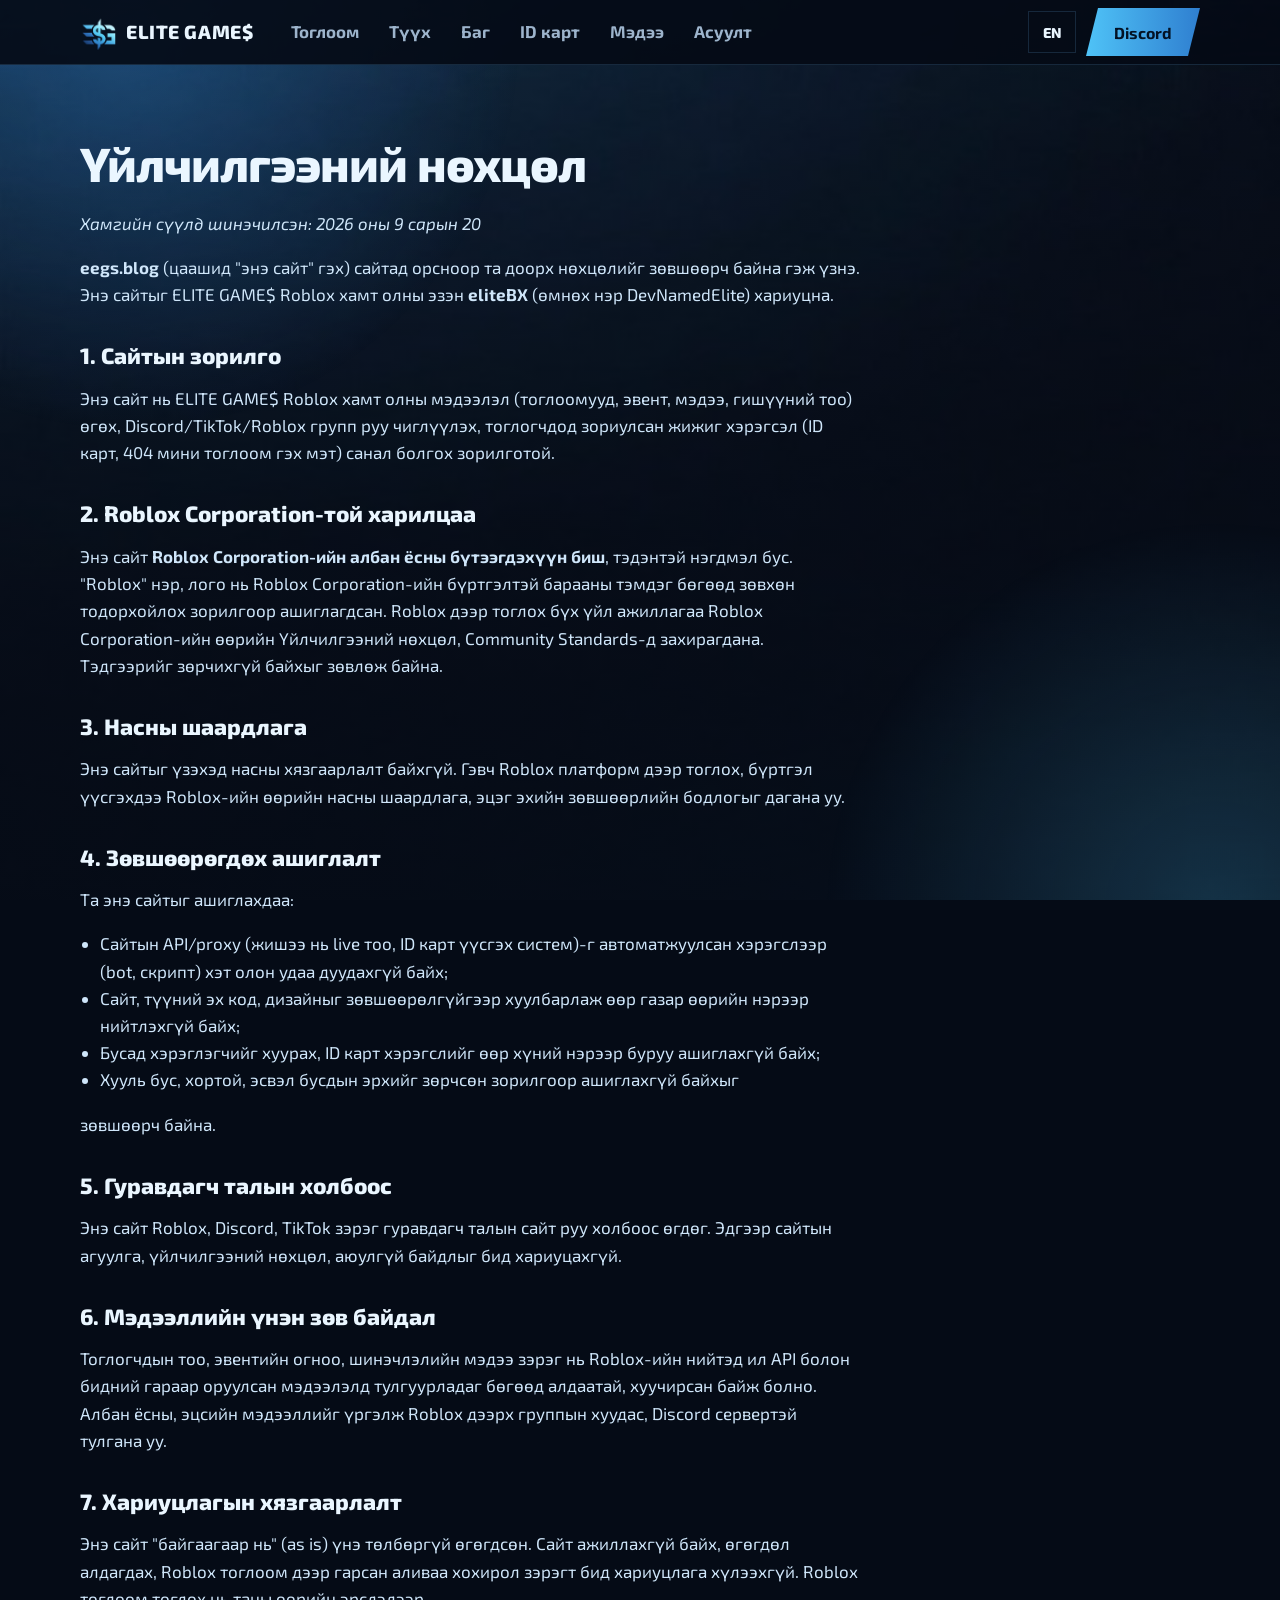
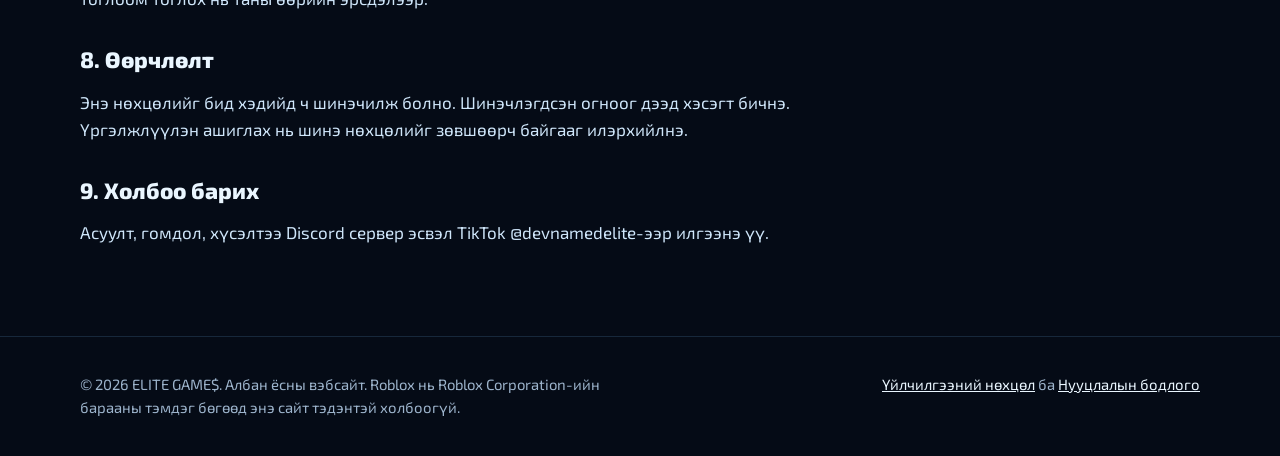
<file: terms/index.html>
<!DOCTYPE html>
<html lang="mn" data-root="../" data-uids="7606658236,8509544802,7883093131,7717729199">
<head>
<meta charset="utf-8">
<meta name="viewport" content="width=device-width,initial-scale=1,viewport-fit=cover">
<script>document.documentElement.className='js'</script>
<title>Үйлчилгээний нөхцөл | ELITE GAME$</title>
<meta name="description" content="ELITE GAME$ (eegs.blog) сайтыг ашиглах үйлчилгээний нөхцөл.">
<meta name="robots" content="index,follow,max-image-preview:large">
<meta name="color-scheme" content="dark">
<meta name="theme-color" content="#050b16">
<link rel="canonical" href="https://eegs.blog/terms/">
<meta property="og:type" content="website">
<meta property="og:site_name" content="ELITE GAME$">
<meta property="og:locale" content="mn_MN">
<meta property="og:url" content="https://eegs.blog/terms/">
<meta property="og:title" content="Үйлчилгээний нөхцөл | ELITE GAME$">
<meta property="og:description" content="ELITE GAME$ (eegs.blog) сайтыг ашиглах үйлчилгээний нөхцөл.">
<meta property="og:image" content="https://eegs.blog/assets/img/og-image.png">
<meta property="og:image:width" content="1200">
<meta property="og:image:height" content="630">
<meta name="twitter:card" content="summary_large_image">
<meta name="twitter:image" content="https://eegs.blog/assets/img/og-image.png">
<link rel="manifest" href="../manifest.webmanifest">
<link rel="icon" type="image/png" sizes="32x32" href="../assets/img/favicon-32.png">
<link rel="apple-touch-icon" href="../assets/img/apple-touch-icon.png">
<link rel="preconnect" href="https://fonts.googleapis.com">
<link rel="preconnect" href="https://fonts.gstatic.com" crossorigin>
<link rel="preconnect" href="https://eegs.e05729613.workers.dev" crossorigin>
<link href="https://fonts.googleapis.com/css2?family=Exo+2:wght@400;700;800&display=swap" rel="stylesheet">
<script type="application/ld+json">{"@context": "https://schema.org", "@graph": [{"@type": "WebSite", "@id": "https://eegs.blog/#site", "url": "https://eegs.blog/", "name": "ELITE GAME$", "alternateName": ["ELITE GAMES", "Elite Game$"], "inLanguage": "mn", "publisher": {"@id": "https://eegs.blog/#org"}}]}</script>
<link rel="stylesheet" href="../assets/app.css?v=20261115b">
</head>
<body>
<a class="skip" href="#main">Үндсэн хэсэг рүү шилжих</a>
<div class="bgfx" aria-hidden="true"><i></i><i></i></div>
<header class="top"><div class="wrap bar"><a class="brand" href="../#top" aria-label="ELITE GAME$ нүүр хуудас"><img src="../assets/img/logo-mark.webp" width="36" height="37" alt="">ELITE GAME$</a>
<nav aria-label="Үндсэн цэс"><a href="../#games">Тоглоом</a><a href="../#story">Түүх</a><a href="../#team">Баг</a><a href="../#card">ID карт</a><a href="../#news">Мэдээ</a><a href="../#faq">Асуулт</a></nav>
<div class="hr"><button class="lang" id="lang" type="button" data-nt>EN</button><a class="btn pri" href="https://discord.gg/s7nmDDhu8E" target="_blank" rel="noopener">Discord</a></div></div></header>
<main id="main">
<div class="wrap"><article class="legal sel"><p data-enonly class="mut">The legal text is available in Mongolian only.</p><h1>Үйлчилгээний нөхцөл</h1>
        <p><em>Хамгийн сүүлд шинэчилсэн: 2026 оны 9 сарын 20</em></p>

        <p><strong>eegs.blog</strong> (цаашид "энэ сайт" гэх) сайтад орсноор та доорх нөхцөлийг зөвшөөрч байна гэж үзнэ. Энэ сайтыг ELITE GAME$ Roblox хамт олны эзэн <strong>eliteBX</strong> (өмнөх нэр DevNamedElite) хариуцна.</p>

        <h2>1. Сайтын зорилго</h2>
        <p>Энэ сайт нь ELITE GAME$ Roblox хамт олны мэдээлэл (тоглоомууд, эвент, мэдээ, гишүүний тоо) өгөх, Discord/TikTok/Roblox групп руу чиглүүлэх, тоглогчдод зориулсан жижиг хэрэгсэл (ID карт, 404 мини тоглоом гэх мэт) санал болгох зорилготой.</p>

        <h2>2. Roblox Corporation-той харилцаа</h2>
        <p>Энэ сайт <strong>Roblox Corporation-ийн албан ёсны бүтээгдэхүүн биш</strong>, тэдэнтэй нэгдмэл бус. "Roblox" нэр, лого нь Roblox Corporation-ийн бүртгэлтэй барааны тэмдэг бөгөөд зөвхөн тодорхойлох зорилгоор ашиглагдсан. Roblox дээр тоглох бүх үйл ажиллагаа Roblox Corporation-ийн өөрийн Үйлчилгээний нөхцөл, Community Standards-д захирагдана. Тэдгээрийг зөрчихгүй байхыг зөвлөж байна.</p>

        <h2>3. Насны шаардлага</h2>
        <p>Энэ сайтыг үзэхэд насны хязгаарлалт байхгүй. Гэвч Roblox платформ дээр тоглох, бүртгэл үүсгэхдээ Roblox-ийн өөрийн насны шаардлага, эцэг эхийн зөвшөөрлийн бодлогыг дагана уу.</p>

        <h2>4. Зөвшөөрөгдөх ашиглалт</h2>
        <p>Та энэ сайтыг ашиглахдаа:</p>
        <ul>
          <li>Сайтын API/proxy (жишээ нь live тоо, ID карт үүсгэх систем)-г автоматжуулсан хэрэгслээр (bot, скрипт) хэт олон удаа дуудахгүй байх;</li>
          <li>Сайт, түүний эх код, дизайныг зөвшөөрөлгүйгээр хуулбарлаж өөр газар өөрийн нэрээр нийтлэхгүй байх;</li>
          <li>Бусад хэрэглэгчийг хуурах, ID карт хэрэгслийг өөр хүний нэрээр буруу ашиглахгүй байх;</li>
          <li>Хууль бус, хортой, эсвэл бусдын эрхийг зөрчсөн зорилгоор ашиглахгүй байхыг</li>
        </ul>
        <p>зөвшөөрч байна.</p>

        <h2>5. Гуравдагч талын холбоос</h2>
        <p>Энэ сайт Roblox, Discord, TikTok зэрэг гуравдагч талын сайт руу холбоос өгдөг. Эдгээр сайтын агуулга, үйлчилгээний нөхцөл, аюулгүй байдлыг бид хариуцахгүй.</p>

        <h2>6. Мэдээллийн үнэн зөв байдал</h2>
        <p>Тоглогчдын тоо, эвентийн огноо, шинэчлэлийн мэдээ зэрэг нь Roblox-ийн нийтэд ил API болон бидний гараар оруулсан мэдээлэлд тулгуурладаг бөгөөд алдаатай, хуучирсан байж болно. Албан ёсны, эцсийн мэдээллийг үргэлж Roblox дээрх группын хуудас, Discord сервертэй тулгана уу.</p>

        <h2>7. Хариуцлагын хязгаарлалт</h2>
        <p>Энэ сайт "байгаагаар нь" (as is) үнэ төлбөргүй өгөгдсөн. Сайт ажиллахгүй байх, өгөгдөл алдагдах, Roblox тоглоом дээр гарсан аливаа хохирол зэрэгт бид хариуцлага хүлээхгүй. Roblox тоглоом тоглох нь таны өөрийн эрсдэлээр.</p>

        <h2>8. Өөрчлөлт</h2>
        <p>Энэ нөхцөлийг бид хэдийд ч шинэчилж болно. Шинэчлэгдсэн огноог дээд хэсэгт бичнэ. Үргэлжлүүлэн ашиглах нь шинэ нөхцөлийг зөвшөөрч байгааг илэрхийлнэ.</p>

        <h2>9. Холбоо барих</h2>
        <p>Асуулт, гомдол, хүсэлтээ Discord сервер эсвэл TikTok @devnamedelite-ээр илгээнэ үү.</p>

        </article></div>
</main>
<footer><div class="wrap"><p>© 2026 ELITE GAME$. Албан ёсны вэбсайт. Roblox нь Roblox Corporation-ийн барааны тэмдэг бөгөөд энэ сайт тэдэнтэй холбоогүй.</p>
<p><a href="../terms/">Үйлчилгээний нөхцөл</a> ба <a href="../privacy/">Нууцлалын бодлого</a></p></div></footer>
<script src="../assets/en.js?v=20261115b"></script>
<script src="../assets/app.js?v=20261115b"></script>
</body>
</html>
</file>
<file: assets/app.css>
:root{--bg:#050b16;--bg2:#0a1730;--ink:#eaf6ff;--mut:#9db4cc;--c1:#bdeeff;--c2:#4fc3f7;--c3:#2f7fd0;--c4:#1c4f9c;--ln:rgba(120,190,255,.16);--f:'Exo 2',system-ui,-apple-system,'Segoe UI',Roboto,sans-serif;--cp:polygon(0 0,calc(100% - 18px) 0,100% 18px,100% 100%,18px 100%,0 calc(100% - 18px))}
*{box-sizing:border-box}
html{color-scheme:dark;scroll-behavior:smooth;scroll-padding-top:116px;-webkit-text-size-adjust:100%}
body{margin:0;background:var(--bg);color:var(--ink);font:400 17px/1.6 var(--f);overflow-x:hidden}
img{max-width:100%;height:auto;display:block}
a{color:var(--c2)}
[hidden]{display:none!important}
:focus-visible{outline:3px solid var(--c1);outline-offset:3px}
.skip{position:absolute;left:12px;top:-64px;z-index:99;background:var(--c1);color:#031225;padding:10px 16px;font-weight:700}.skip:focus{top:12px}
.wrap{width:min(1120px,100% - 40px);margin-inline:auto}
.bgfx{position:fixed;inset:0;z-index:-1;overflow:hidden;background:linear-gradient(rgba(5,11,22,.5),rgba(5,11,22,.92)),url(img/bg.jpg) center/cover}
.bgfx i{position:absolute;width:70vmax;height:70vmax;border-radius:50%;background:radial-gradient(circle,rgba(47,127,208,.34),transparent 62%);animation:drift 40s ease-in-out infinite alternate;will-change:transform}
.bgfx i:first-child{left:-25vmax;top:-32vmax}
.bgfx i+i{right:-30vmax;bottom:-36vmax;background:radial-gradient(circle,rgba(79,195,247,.2),transparent 62%);animation-duration:52s;animation-direction:alternate-reverse}
@keyframes drift{to{transform:translate3d(12vmax,9vmax,0) scale(1.1)}}
.top{position:sticky;top:0;z-index:20;background:rgba(5,11,22,.9);border-bottom:1px solid var(--ln);padding-top:env(safe-area-inset-top)}
.bar{display:grid;grid-template-columns:auto 1fr auto;align-items:center;gap:0 24px;min-height:64px}
.brand{display:flex;align-items:center;gap:10px;font:800 1.2rem var(--f);letter-spacing:.03em;color:var(--ink);text-decoration:none}
.brand img{width:36px;height:auto}
nav{display:flex;gap:2px}
nav a{color:var(--mut);text-decoration:none;font-weight:700;padding:14px 14px}
nav a:hover{color:var(--ink)}
.btn{display:inline-flex;align-items:center;justify-content:center;min-height:48px;padding:0 28px;font:700 1rem var(--f);text-decoration:none;color:var(--ink);background:rgba(79,195,247,.1);box-shadow:inset 0 0 0 1px rgba(79,195,247,.5);clip-path:polygon(12px 0,100% 0,calc(100% - 12px) 100%,0 100%);transition:background .2s}
.btn.pri{background:linear-gradient(90deg,var(--c2),var(--c3));color:#031225;box-shadow:none}
.btn:focus-visible{outline:0;background:var(--c1);color:#031225}
@media(hover:hover){.btn:hover{background:rgba(79,195,247,.25)}.btn.pri:hover{filter:brightness(1.12);background:linear-gradient(90deg,var(--c2),var(--c3))}}
@media(max-width:760px){.bar{grid-template-columns:1fr auto}nav{grid-column:1/-1;order:3;overflow-x:auto;scrollbar-width:none;margin:0 -8px}.top .btn{min-height:42px;padding:0 20px}}
.hero{position:relative;isolation:isolate;padding:clamp(36px,7vw,92px) 0 40px;overflow:hidden}
.hero-grid{display:grid;grid-template-columns:1.2fr .8fr;align-items:center;gap:24px}
.bars{position:absolute;left:0;top:clamp(40px,9vw,120px);opacity:.45;width:min(48vw,560px);display:grid;gap:14px;z-index:-1;pointer-events:none}
.bars i{display:block;height:clamp(14px,3vw,30px);background:linear-gradient(90deg,transparent,rgba(47,127,208,.55));transform:translateX(-110%) skewX(-40deg);animation:sl 1.1s cubic-bezier(.2,.8,.2,1) .1s forwards}
.bars i:nth-child(2){width:78%;animation-delay:.22s}.bars i:nth-child(3){width:56%;animation-delay:.34s}
@keyframes sl{to{transform:skewX(-40deg)}}
h1{margin:0;font:800 clamp(3.7rem,13.5vw,8.6rem)/.9 var(--f);letter-spacing:-.02em;text-transform:uppercase}
.ln{display:block;overflow:hidden;padding:.03em .05em 0}
.ln>span{display:block;transform:translateY(110%);animation:up 1s cubic-bezier(.2,.85,.2,1) .35s forwards;background:linear-gradient(180deg,#f4fcff,var(--c2) 62%,var(--c3));-webkit-background-clip:text;background-clip:text;color:transparent}
.ln+.ln>span{animation-delay:.5s}
@keyframes up{to{transform:none}}
.hero-lead{margin:22px 0 0;font-size:clamp(1.1rem,2.4vw,1.35rem);color:#cfe6fa;max-width:44ch}
.actions{display:flex;flex-wrap:wrap;gap:14px;margin-top:28px}
.emblem{position:relative;justify-self:center;width:min(100%,400px);opacity:0;animation:in 1s ease .7s forwards}
.emblem::before{content:"";position:absolute;inset:-14%;background:radial-gradient(circle,rgba(79,195,247,.36),transparent 62%);animation:glow 5s ease-in-out 1.7s infinite alternate}
.emblem img{position:relative;animation:float 8s ease-in-out 1.7s infinite}
@keyframes in{to{opacity:1}}@keyframes glow{from{opacity:.55}to{opacity:1}}@keyframes float{50%{transform:translateY(-12px)}}
.cd{display:none;align-items:baseline;flex-wrap:wrap;gap:4px;margin-top:22px}.cd.on{display:flex}
.cd b{font:800 1.7rem var(--f);font-variant-numeric:tabular-nums;color:var(--c1)}.cd small{color:var(--mut);margin:0 12px 0 4px}#cdl{flex:0 0 100%;margin:0 0 4px;color:var(--c2);font-weight:700}
.stats{list-style:none;display:grid;grid-template-columns:repeat(4,1fr);margin:44px 0 0;padding:0;background:rgba(8,20,40,.72);clip-path:var(--cp)}
.stats li{padding:18px 22px;border-left:1px solid var(--ln)}.stats li:first-child{border:0}
.stats b{display:block;font:800 clamp(1.4rem,4vw,2.2rem)/1.1 var(--f);font-variant-numeric:tabular-nums;color:var(--c1)}
.stats span{color:var(--mut);font-size:.92rem}
.on-dot::before{content:"";display:inline-block;width:9px;height:9px;margin-right:8px;border-radius:50%;background:#4ade80;vertical-align:2px;animation:pl 2s ease-in-out infinite}
@keyframes pl{50%{opacity:.35}}
@media(max-width:820px){.hero-grid{grid-template-columns:1fr}.emblem{order:-1;justify-self:start;width:min(46vw,200px)}.stats{grid-template-columns:1fr 1fr}.stats li:nth-child(3){border-left:0}.stats li:nth-child(n+3){border-top:1px solid var(--ln)}}
.sec{padding:clamp(52px,8vw,96px) 0;content-visibility:auto;contain-intrinsic-size:auto 700px}
h2{margin:0;font:800 clamp(2rem,6vw,3.3rem)/1.05 var(--f)}
h2::after{content:"";display:block;width:70px;height:14px;margin-top:14px;transform:skewX(-35deg);background:linear-gradient(var(--c2),var(--c2)) 0 0/100% 3px no-repeat,linear-gradient(var(--c3),var(--c3)) 0 50%/72% 3px no-repeat,linear-gradient(var(--c4),var(--c4)) 0 100%/46% 3px no-repeat}
.intro{margin:16px 0 36px;color:var(--mut);max-width:60ch}
.games{list-style:none;margin:0;padding:0}
.game{display:grid;grid-template-columns:minmax(0,340px) 1fr;gap:12px 28px;padding:28px 0;border-top:1px solid var(--ln)}
.game:last-child{border-bottom:1px solid var(--ln)}
.game .shot{align-self:start}
.game.big{grid-template-columns:minmax(0,480px) 1fr}
.game h3{margin:0 0 6px;font:800 1.5rem/1.2 var(--f)}.big h3{font-size:2rem}
.game p{margin:0 0 12px;color:var(--mut);max-width:56ch}
.tag{display:inline-block;margin-bottom:8px;padding:3px 12px;font-weight:800;font-size:.85rem;color:#031225;background:var(--c2);clip-path:polygon(6px 0,100% 0,calc(100% - 6px) 100%,0 100%)}
.lv{display:flex;flex-wrap:wrap;gap:6px 18px;margin:0 0 16px;color:var(--mut);font-size:.95rem}.lv b{color:var(--c1);font-weight:800;font-variant-numeric:tabular-nums}
.row{display:flex;flex-wrap:wrap;gap:12px}
@media(max-width:760px){.game,.game.big{grid-template-columns:1fr}}
.team{list-style:none;margin:0;padding:0;display:grid;grid-template-columns:repeat(3,1fr);gap:14px}
.m{display:flex;gap:16px;align-items:center;padding:18px;background:rgba(10,24,48,.8);clip-path:var(--cp)}
.m.lead{grid-column:1/-1;padding:24px;background:linear-gradient(100deg,rgba(47,127,208,.4),rgba(10,24,48,.8))}
.av{position:relative;flex:none;display:grid;place-items:center;width:68px;height:68px;overflow:hidden;font:800 1.7rem var(--f);background:linear-gradient(145deg,var(--c3),var(--c4));clip-path:polygon(12px 0,100% 0,calc(100% - 12px) 100%,0 100%)}
.lead .av{width:96px;height:96px;font-size:2.4rem}
.av img{position:absolute;inset:0;width:100%;height:100%;object-fit:cover}
.m h3{margin:0;font:800 1.15rem var(--f)}.lead h3{font-size:1.6rem}
.m h3 a{color:var(--ink);text-decoration:none}.m h3 a:hover{color:var(--c1)}
.m p{margin:2px 0 0;color:var(--c2);font-weight:700;font-size:.95rem}.m small{color:var(--mut)}
@media(max-width:900px){.team{grid-template-columns:1fr 1fr}}@media(max-width:560px){.team{grid-template-columns:1fr}}
.nl{list-style:none;margin:0;padding:0;display:grid;gap:14px}
.n{padding:20px 24px;background:rgba(10,24,48,.8);border-left:4px solid var(--c2)}
.n h3{margin:6px 0 4px;font:800 1.25rem var(--f)}.n p{margin:0 0 12px;color:var(--mut)}.n span.d{color:var(--mut);margin-left:10px;font-size:.92rem}
details{border-bottom:1px solid var(--ln)}details:first-of-type{border-top:1px solid var(--ln)}
summary{cursor:pointer;list-style:none;padding:20px 44px 20px 0;font:700 1.12rem var(--f);position:relative}summary::-webkit-details-marker{display:none}
summary::after{content:"+";position:absolute;right:6px;top:50%;margin-top:-.7em;line-height:1.4;color:var(--c2);font-size:1.6rem;transition:transform .25s}details[open] summary::after{transform:rotate(45deg)}
details p{margin:0 0 20px;color:var(--mut);max-width:68ch}
.join{list-style:none;margin:0;padding:0;display:grid;grid-template-columns:repeat(3,1fr);gap:14px}
.join a{display:block;height:100%;padding:26px;background:rgba(10,24,48,.8);color:var(--ink);text-decoration:none;clip-path:var(--cp);transition:background .25s}
.join b{display:block;font:800 1.5rem var(--f)}.join span{color:var(--mut)}
@media(hover:hover){.join a:hover{background:rgba(47,127,208,.38)}}
@media(max-width:760px){.join{grid-template-columns:1fr}}
footer{border-top:1px solid var(--ln);padding:36px 0 calc(36px + env(safe-area-inset-bottom));color:var(--mut);font-size:.93rem}
footer .wrap{display:flex;flex-wrap:wrap;gap:12px 32px;justify-content:space-between}footer p{margin:0;max-width:62ch}footer a{color:var(--ink)}
@media(prefers-reduced-motion:reduce){html{scroll-behavior:auto}*,::before,::after{animation:none!important;transition:none!important}.ln>span{transform:none}.bars i{transform:skewX(-40deg)}.emblem{opacity:1}}

/* ---------- v3 ---------- */
body{-webkit-user-select:none;user-select:none;-webkit-touch-callout:none;-webkit-tap-highlight-color:transparent}
.sel,.sel *,input{-webkit-user-select:text;user-select:text;-webkit-touch-callout:default}
img{pointer-events:none;-webkit-user-drag:none}
.hr{display:flex;gap:10px;align-items:center}
.lang{min-height:42px;min-width:48px;padding:0 12px;font:800 .9rem var(--f);color:var(--ink);background:none;border:1px solid var(--ln);cursor:pointer;transition:border-color .2s,background .2s}
.lang:hover{border-color:var(--c2);background:rgba(79,195,247,.1)}
.btn{position:relative;overflow:hidden}
.btn::after{content:"";position:absolute;inset:0;pointer-events:none;background:linear-gradient(100deg,transparent 30%,rgba(255,255,255,.3) 50%,transparent 70%);transform:translateX(-120%)}
@media(hover:hover){.btn:hover::after{transform:translateX(120%);transition:transform .7s}.game:hover .shot img{transform:scale(1.05)}.m:hover .av{transform:translateX(4px)}}
.js .rv{opacity:0;transform:translateY(28px);transition:opacity .8s cubic-bezier(.2,.8,.2,1),transform .8s cubic-bezier(.2,.8,.2,1);transition-delay:calc(var(--i,0)*80ms)}
.js .rv.in{opacity:1;transform:none}
h2::after{transform-origin:left;transform:skewX(-35deg) scaleX(0);transition:transform .9s cubic-bezier(.2,.8,.2,1) .25s}
h2.in::after{transform:skewX(-35deg)}

.m .av{transition:transform .4s}
.bump{animation:bump .8s}
@keyframes bump{40%{color:#fff;text-shadow:0 0 20px var(--c2)}}
.story{display:grid;grid-template-columns:1.1fr .9fr;gap:40px;align-items:start}
.story p{margin:0 0 16px;color:#cfe6fa;max-width:58ch}
.tl{list-style:none;margin:0;padding:0 0 0 24px;border-left:2px solid var(--ln);display:grid;gap:26px}
.tl li{position:relative}
.tl li::before{content:"";position:absolute;left:-31px;top:.5em;width:12px;height:12px;background:var(--c2);transform:skewX(-20deg)}
.tl b{display:block;font:800 1.3rem var(--f);color:var(--c1)}.tl span{color:var(--mut)}
@media(max-width:820px){.story{grid-template-columns:1fr}}
.idf{display:flex;flex-wrap:wrap;gap:12px;margin:0 0 12px}
.idf input{flex:1 1 240px;min-width:0;min-height:48px;padding:0 16px;font:700 1rem var(--f);color:var(--ink);background:rgba(8,20,40,.85);border:1px solid var(--ln);border-radius:0}
.idf input:focus{outline:2px solid var(--c2);border-color:transparent}
.idst{min-height:1.7em;margin:0 0 14px;color:var(--c1)}
.idout{max-width:640px}
.idout canvas{width:100%;height:auto;display:block;clip-path:var(--cp);animation:in .7s ease}
.idout .row{margin-top:16px}
.ups{list-style:none;margin:0 0 28px;padding:0}
.ups li{display:flex;justify-content:space-between;gap:12px;padding:14px 0;border-bottom:1px solid var(--ln)}
.ups a{color:var(--ink);font-weight:700;text-decoration:none}.ups span,.mut{color:var(--mut)}
.nl:empty{display:none}
h3.sub{margin:0 0 6px;font:800 1.3rem var(--f)}
.crumb{display:inline-block;margin-bottom:14px;color:var(--mut);text-decoration:none;font-weight:700}
.gp{display:grid;grid-template-columns:minmax(0,1.1fr) 1fr;gap:28px;align-items:center;padding:clamp(28px,5vw,64px) 0 20px}

.gp h1{font:800 clamp(2rem,6vw,3.6rem)/1.05 var(--f);text-transform:none;margin:0 0 12px}
.gp p{color:#cfe6fa;max-width:52ch}
.facts{display:grid;grid-template-columns:repeat(4,1fr);gap:1px;background:var(--ln);margin:0 0 8px}
.facts div{background:rgba(8,20,40,.88);padding:16px 18px}
.facts b{display:block;font:800 1.5rem var(--f);color:var(--c1);font-variant-numeric:tabular-nums}.facts span{color:var(--mut);font-size:.92rem}
.how{display:grid;grid-template-columns:1fr 1fr;gap:32px}.how ol{margin:0;padding-left:1.2em;color:#cfe6fa}.how li{margin-bottom:10px}
.rel{list-style:none;margin:0;padding:0;display:flex;flex-wrap:wrap;gap:12px}
@media(max-width:820px){.gp,.how{grid-template-columns:1fr}.facts{grid-template-columns:1fr 1fr}}
.legal{padding:clamp(36px,6vw,72px) 0;max-width:78ch}
.legal h1{font:800 clamp(2rem,6vw,3rem)/1.1 var(--f);text-transform:none;margin:0 0 20px}
.legal h2{font-size:1.4rem;margin:36px 0 10px}.legal h2::after{display:none}
.legal p,.legal li{color:#cfe6fa}.legal ul{padding-left:1.2em}
[data-enonly]{display:none}html[lang=en] [data-enonly]{display:block}
@media(prefers-reduced-motion:reduce){.js .rv{opacity:1;transform:none}h2::after{transform:skewX(-35deg)}}

/* ---------- v4: live status, image frames, fixes ---------- */
.story,.faq,.how,.rel{margin-top:28px}.note{margin-top:18px}
.lst{display:flex;align-items:center;gap:10px;margin:14px 0 0;color:var(--mut);font-size:.9rem;font-variant-numeric:tabular-nums}
.lst i{flex:none;width:8px;height:8px;border-radius:50%;background:var(--mut);opacity:.6}
.lst.ok i{background:#4ade80;opacity:1;box-shadow:0 0 0 0 rgba(74,222,128,.6);animation:ring 2s ease-out infinite}
.lst.bad{color:#ffc58a}.lst.bad i{background:#ff9b4a;opacity:1}
@keyframes ring{to{box-shadow:0 0 0 8px rgba(74,222,128,0)}}
.shot{position:relative;overflow:hidden;aspect-ratio:16/9;background:linear-gradient(135deg,var(--bg2),#06101f);clip-path:var(--cp)}
.shot img{width:100%;height:100%;object-fit:cover;transition:transform .7s cubic-bezier(.2,.8,.2,1)}
.shot::after{content:"";position:absolute;inset:0;pointer-events:none;box-shadow:inset 0 0 0 1px rgba(120,190,255,.18);background:linear-gradient(180deg,transparent 55%,rgba(5,11,22,.55))}
.shot.noimg img{visibility:hidden}
.shot.noimg::before{content:"";position:absolute;inset:22% 0;background:url(img/logo-mark.webp) center/contain no-repeat;opacity:.5}
.pill{position:absolute;left:12px;bottom:12px;z-index:1;display:inline-flex;align-items:center;gap:7px;padding:5px 12px 5px 10px;font-size:.85rem;font-weight:700;color:var(--ink);background:rgba(5,11,22,.82);border:1px solid rgba(120,190,255,.25)}
.pill i{width:8px;height:8px;border-radius:50%;background:var(--mut)}
.pill b{font-variant-numeric:tabular-nums}
.hot .pill i,.gp .pill i{background:#4ade80}
.hot .pill{border-color:rgba(74,222,128,.45)}
.game{align-items:start}
.gb{min-width:0}
.emblem img{filter:drop-shadow(0 18px 40px rgba(28,79,156,.45))}
.rel{list-style:none;padding:0;display:grid;grid-template-columns:repeat(3,1fr);gap:14px}
.rel a{display:block;color:var(--ink);text-decoration:none;background:rgba(10,24,48,.8);clip-path:var(--cp);transition:background .25s}
.rel img{width:100%;aspect-ratio:16/9;object-fit:cover}
.rel b{display:block;padding:12px 16px 14px;font-size:1.05rem}
@media(hover:hover){.rel a:hover{background:rgba(47,127,208,.38)}}
@media(max-width:760px){.rel{grid-template-columns:1fr 1fr}}
@media(max-width:460px){.rel{grid-template-columns:1fr}}
.gp .shot{width:100%}
@media(prefers-reduced-motion:reduce){.lst.ok i{animation:none}}
nav a,.brand{white-space:nowrap}
@media(max-width:760px){nav a{padding:10px 12px}.brand{font-size:1.05rem}.brand img{width:30px}}
@media(max-width:360px){.top .btn{padding:0 14px}.lang{min-width:42px}}
/* ---------- v5: story timeline ---------- */
.story-intro p{font-size:1.06rem}
@media(min-width:821px){.story-intro{position:sticky;top:120px}}
.tl{counter-reset:none}
.tl b{font-size:1rem;letter-spacing:.04em;text-transform:uppercase;color:var(--c2)}
.tl strong{display:block;margin:2px 0 4px;font:800 1.25rem/1.25 var(--f);color:var(--ink)}
.tl span:not(.tag){display:block;max-width:52ch}
.tl .tag{display:inline-block;margin:6px 0 2px;font-size:.75rem;color:#031225}
.tl .plan::before{background:var(--bg);box-shadow:inset 0 0 0 2px var(--c2)}
.tl .plan strong{color:var(--c1)}
</file>
